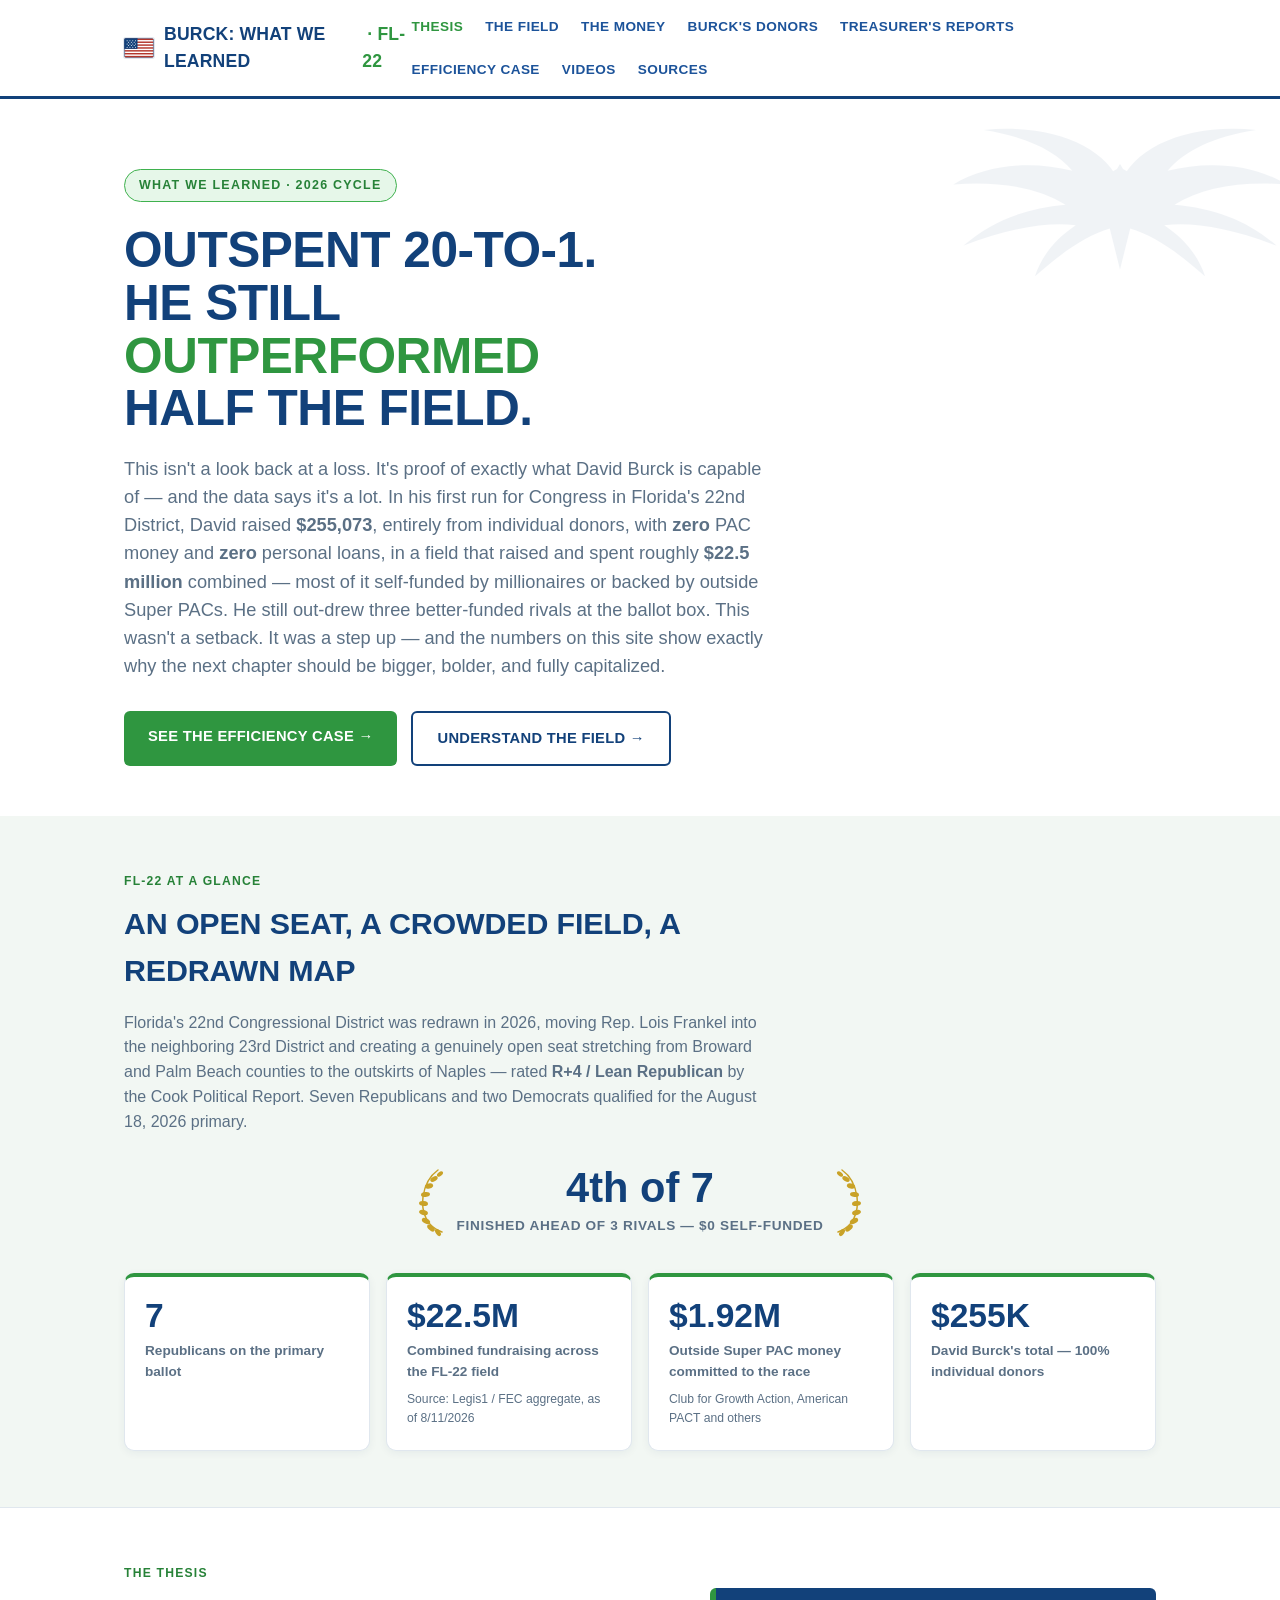
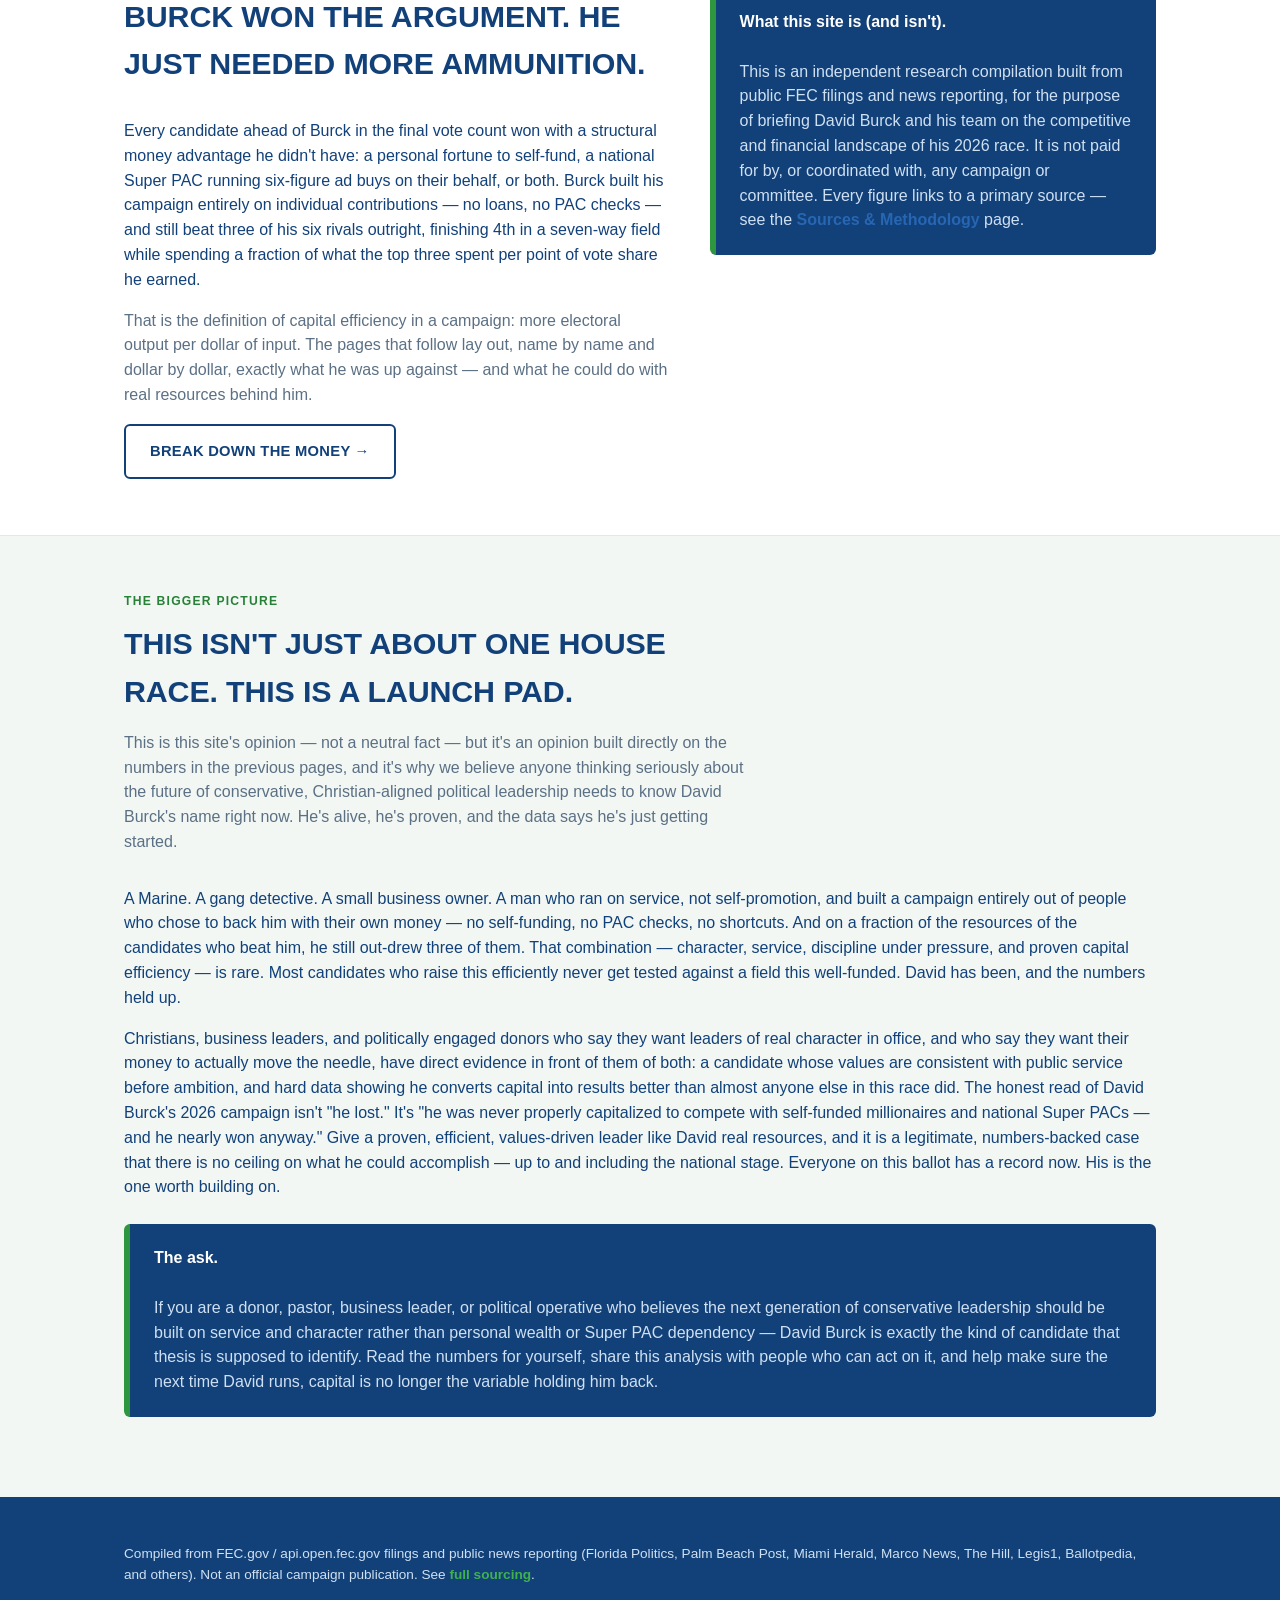
<file: index.html>
<!DOCTYPE html>
<html lang="en">
<head>
<meta charset="UTF-8">
<meta name="viewport" content="width=device-width, initial-scale=1.0">
<title>Burck: What We Learned — The Data Behind a Rising Leader</title>
<meta name="description" content="What David Burck's 2026 FL-22 campaign actually proved about him as a candidate — and why Christians and politically engaged donors looking for a leader worth backing all the way to the top of the ticket should be paying attention right now.">
<meta property="og:title" content="Burck: What We Learned — The Data Behind a Rising Leader">
<meta property="og:description" content="What FL-22 actually proved about David Burck — and why properly capitalized, he could be one of the most consequential political leaders of his generation.">
<meta property="og:image" content="https://aeventures.github.io/burck-what-we-learned/assets/og.png">
<meta property="og:image:width" content="1200">
<meta property="og:image:height" content="630">
<meta property="og:url" content="https://aeventures.github.io/burck-what-we-learned/">
<meta property="og:type" content="website">
<meta name="twitter:card" content="summary_large_image">
<link rel="stylesheet" href="css/style.css">
</head>
<body>
<header class="site">
  <div class="wrap">
    <div class="brand brand-row">
      <svg class="icon-flag-svg"><use href="assets/icons.svg#icon-flag"/></svg>
      BURCK: WHAT WE LEARNED <span>&nbsp;· FL-22</span>
    </div>
    <nav class="main">
      <a href="index.html" class="active">Thesis</a>
      <a href="opponents.html">The Field</a>
      <a href="money.html">The Money</a>
      <a href="donors.html">Burck's Donors</a>
      <a href="treasurer-reports.html">Treasurer's Reports</a>
      <a href="efficiency.html">Efficiency Case</a>
      <a href="videos.html">Videos</a>
      <a href="sources.html">Sources</a>
    </nav>
  </div>
</header>

<section class="hero">
  <svg class="eagle-watermark"><use href="assets/icons.svg#icon-eagle"/></svg>
  <div class="wrap">
    <span class="eyebrow">What We Learned · 2026 Cycle</span>
    <h1>Outspent 20-to-1. He still <span class="accent">outperformed</span> half the field.</h1>
    <p class="lede">
      This isn't a look back at a loss. It's proof of exactly what David Burck is capable of — and the data
      says it's a lot. In his first run for Congress in Florida's 22nd District, David raised
      <strong>$255,073</strong>, entirely from individual donors, with <strong>zero</strong> PAC money and
      <strong>zero</strong> personal loans, in a field that raised and spent roughly
      <strong>$22.5 million</strong> combined — most of it self-funded by millionaires or backed by outside
      Super PACs. He still out-drew three better-funded rivals at the ballot box. This wasn't a setback.
      It was a step up — and the numbers on this site show exactly why the next chapter should be bigger,
      bolder, and fully capitalized.
    </p>
    <div class="cta-row">
      <a class="btn gold" href="efficiency.html">See the efficiency case →</a>
      <a class="btn ghost" href="opponents.html">Understand the field →</a>
    </div>
  </div>
</section>

<section>
  <div class="wrap">
    <div class="section-head">
      <span class="kicker">FL-22 at a glance</span>
      <h2>An open seat, a crowded field, a redrawn map</h2>
      <p class="dim">Florida's 22nd Congressional District was redrawn in 2026, moving Rep. Lois Frankel
      into the neighboring 23rd District and creating a genuinely open seat stretching from Broward and
      Palm Beach counties to the outskirts of Naples — rated <strong>R+4 / Lean Republican</strong> by the
      Cook Political Report. Seven Republicans and two Democrats qualified for the August 18, 2026
      primary.</p>
    </div>
    <div class="laurel-wrap" style="margin-bottom:36px;">
      <svg><use href="assets/icons.svg#icon-laurel-left"/></svg>
      <div class="laurel-center">
        <div class="num">4th of 7</div>
        <div class="label">Finished ahead of 3 rivals — $0 self-funded</div>
      </div>
      <svg><use href="assets/icons.svg#icon-laurel-right"/></svg>
    </div>
    <div class="stat-grid">
      <div class="stat-card">
        <div class="num">7</div>
        <div class="label">Republicans on the primary ballot</div>
      </div>
      <div class="stat-card">
        <div class="num">$22.5M</div>
        <div class="label">Combined fundraising across the FL-22 field</div>
        <div class="sub">Source: Legis1 / FEC aggregate, as of 8/11/2026</div>
      </div>
      <div class="stat-card">
        <div class="num">$1.92M</div>
        <div class="label">Outside Super PAC money committed to the race</div>
        <div class="sub">Club for Growth Action, American PACT and others</div>
      </div>
      <div class="stat-card">
        <div class="num">$255K</div>
        <div class="label">David Burck's total — 100% individual donors</div>
      </div>
    </div>
  </div>
</section>

<section>
  <div class="wrap two-col">
    <div>
      <div class="section-head">
        <span class="kicker">The thesis</span>
        <h2>Burck won the argument. He just needed more ammunition.</h2>
      </div>
      <p>Every candidate ahead of Burck in the final vote count won with a structural money advantage he
      didn't have: a personal fortune to self-fund, a national Super PAC running six-figure ad buys on
      their behalf, or both. Burck built his campaign entirely on individual contributions — no loans, no
      PAC checks — and still beat three of his six rivals outright, finishing 4th in a seven-way field
      while spending a fraction of what the top three spent per point of vote share he earned.</p>
      <p class="dim">That is the definition of capital efficiency in a campaign: more electoral output per
      dollar of input. The pages that follow lay out, name by name and dollar by dollar, exactly what he
      was up against — and what he could do with real resources behind him.</p>
      <div class="cta-row">
        <a class="btn ghost" href="money.html">Break down the money →</a>
      </div>
    </div>
    <div class="callout">
      <strong>What this site is (and isn't).</strong><br><br>
      This is an independent research compilation built from public FEC filings and news reporting, for
      the purpose of briefing David Burck and his team on the competitive and financial landscape of his
      2026 race. It is not paid for by, or coordinated with, any campaign or committee. Every figure links
      to a primary source — see the <a href="sources.html">Sources &amp; Methodology</a> page.
    </div>
  </div>
</section>

<section>
  <div class="wrap">
    <div class="section-head">
      <span class="kicker">The bigger picture</span>
      <h2>This isn't just about one House race. This is a launch pad.</h2>
      <p class="dim">This is this site's opinion — not a neutral fact — but it's an opinion built directly
      on the numbers in the previous pages, and it's why we believe anyone thinking seriously about the
      future of conservative, Christian-aligned political leadership needs to know David Burck's name right
      now. He's alive, he's proven, and the data says he's just getting started.</p>
    </div>
    <p>A Marine. A gang detective. A small business owner. A man who ran on service, not self-promotion, and
    built a campaign entirely out of people who chose to back him with their own money — no self-funding,
    no PAC checks, no shortcuts. And on a fraction of the resources of the candidates who beat him, he still
    out-drew three of them. That combination — character, service, discipline under pressure, and proven
    capital efficiency — is rare. Most candidates who raise this efficiently never get tested against a
    field this well-funded. David has been, and the numbers held up.</p>
    <p>Christians, business leaders, and politically engaged donors who say they want leaders of real
    character in office, and who say they want their money to actually move the needle, have direct
    evidence in front of them of both: a candidate whose values are consistent with public service before
    ambition, and hard data showing he converts capital into results better than almost anyone else in this
    race did. The honest read of David Burck's 2026 campaign isn't "he lost." It's "he was never properly
    capitalized to compete with self-funded millionaires and national Super PACs — and he nearly won anyway."
    Give a proven, efficient, values-driven leader like David real resources, and it is a legitimate,
    numbers-backed case that there is no ceiling on what he could accomplish — up to and including the
    national stage. Everyone on this ballot has a record now. His is the one worth building on.</p>
    <div class="callout">
      <strong>The ask.</strong><br><br>
      If you are a donor, pastor, business leader, or political operative who believes the next generation
      of conservative leadership should be built on service and character rather than personal wealth or
      Super PAC dependency — David Burck is exactly the kind of candidate that thesis is supposed to
      identify. Read the numbers for yourself, share this analysis with people who can act on it, and help
      make sure the next time David runs, capital is no longer the variable holding him back.
    </div>
  </div>
</section>

<footer class="site">
  <div class="wrap">
    <p>Compiled from FEC.gov / api.open.fec.gov filings and public news reporting (Florida Politics, Palm
    Beach Post, Miami Herald, Marco News, The Hill, Legis1, Ballotpedia, and others). Not an official
    campaign publication. See <a href="sources.html">full sourcing</a>.</p>
  </div>
</footer>

</body>
</html>
</file>
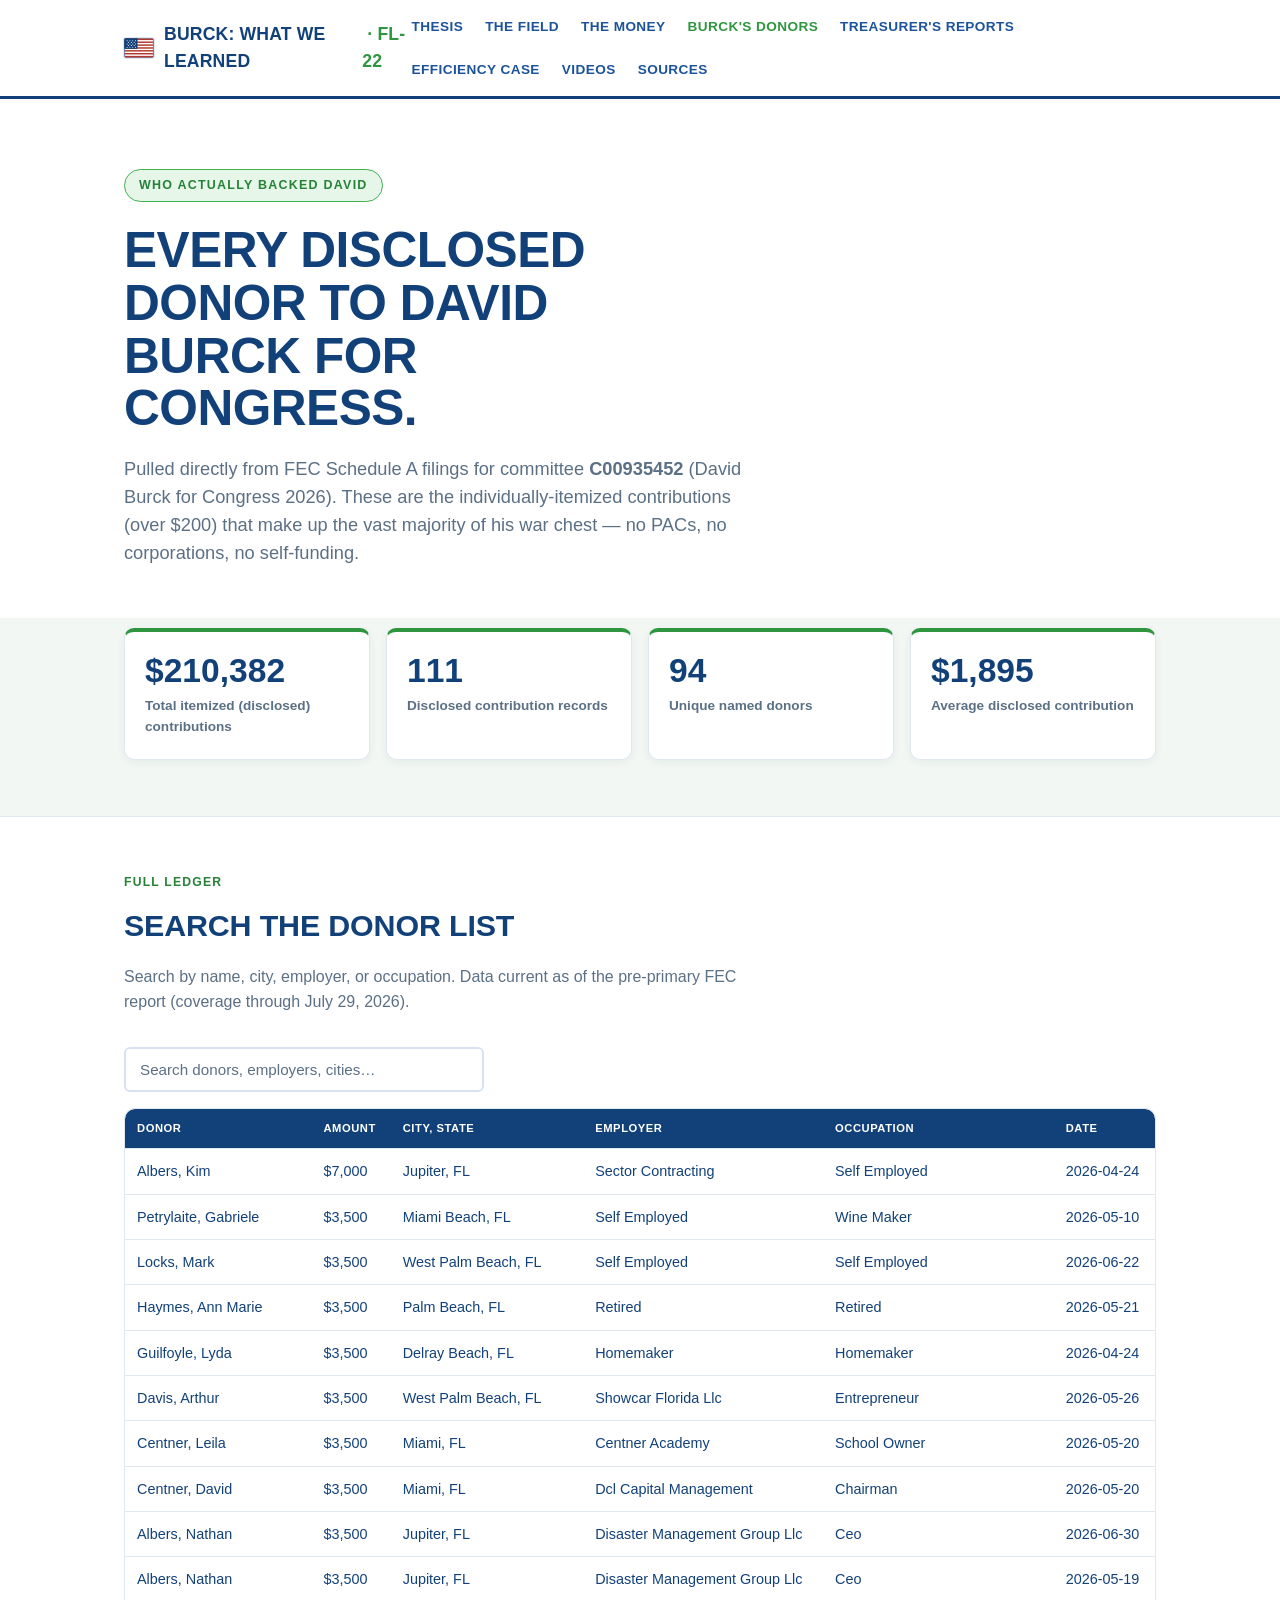
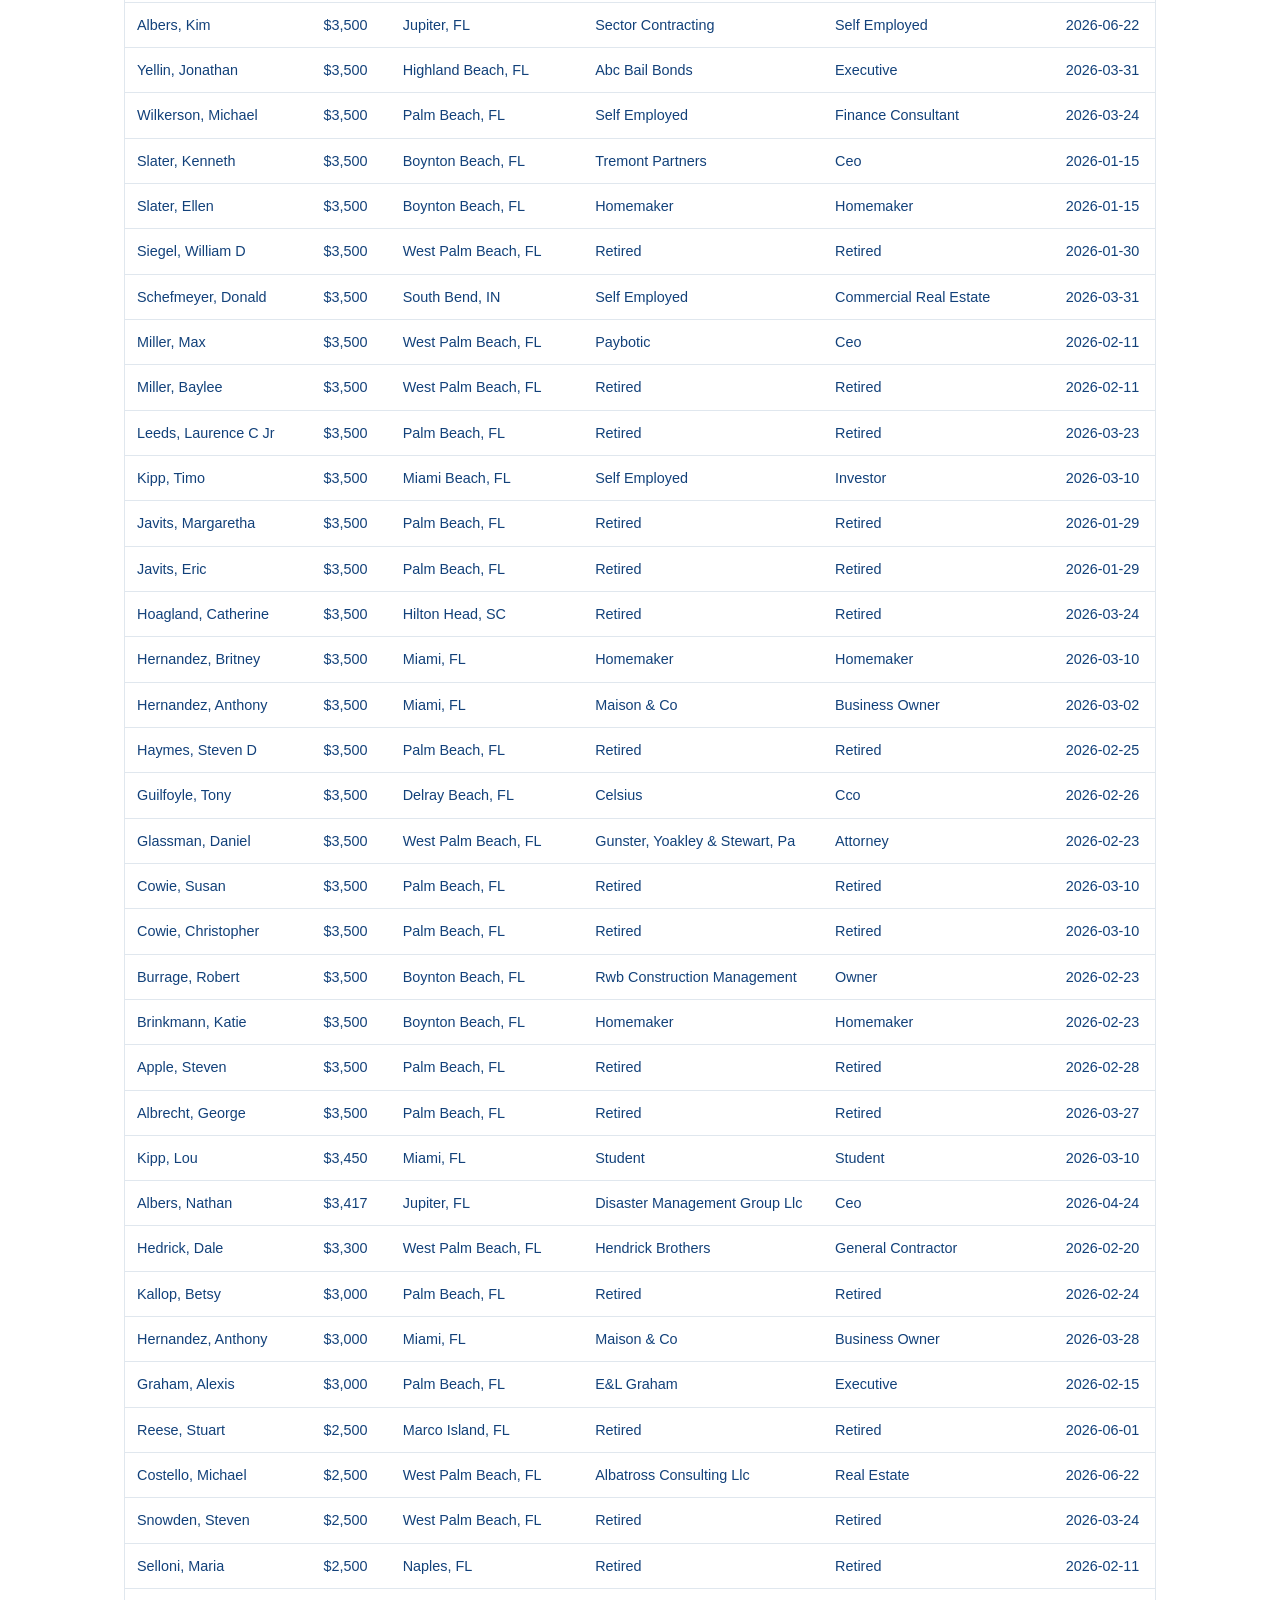
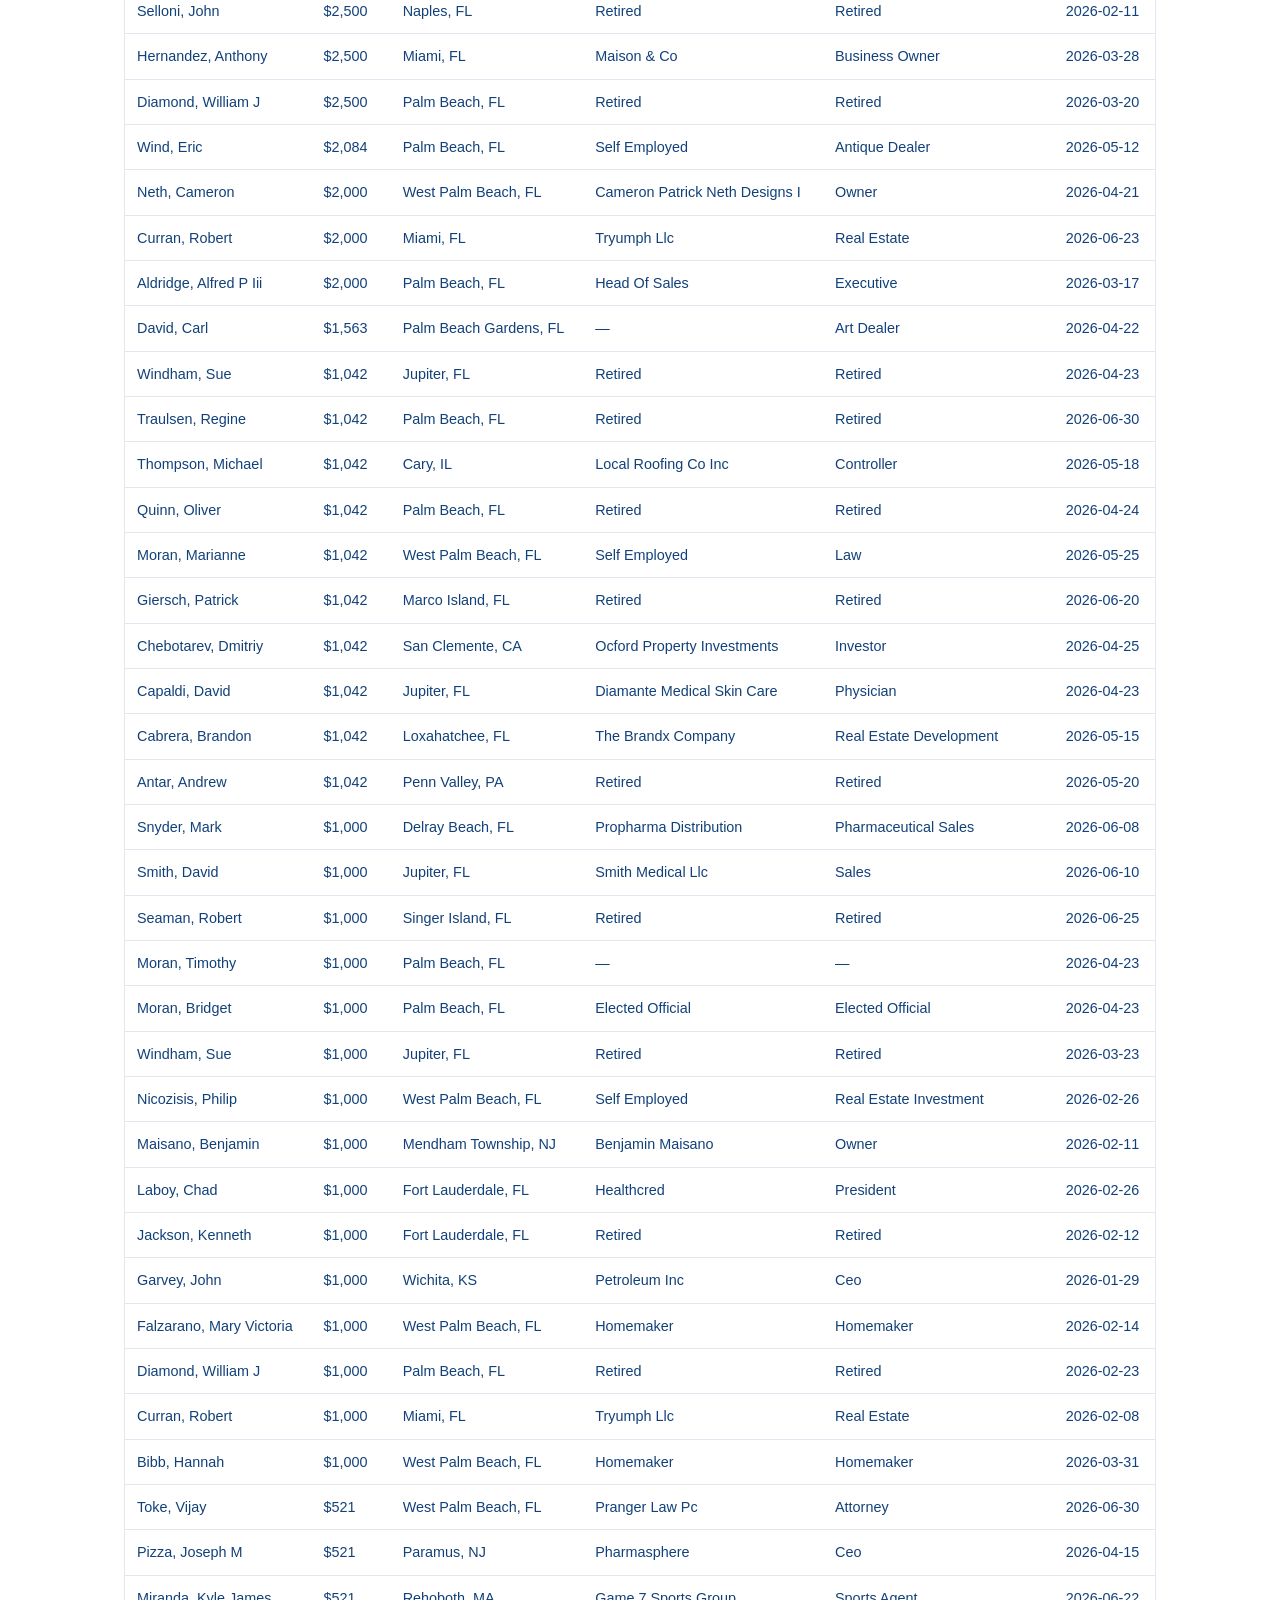
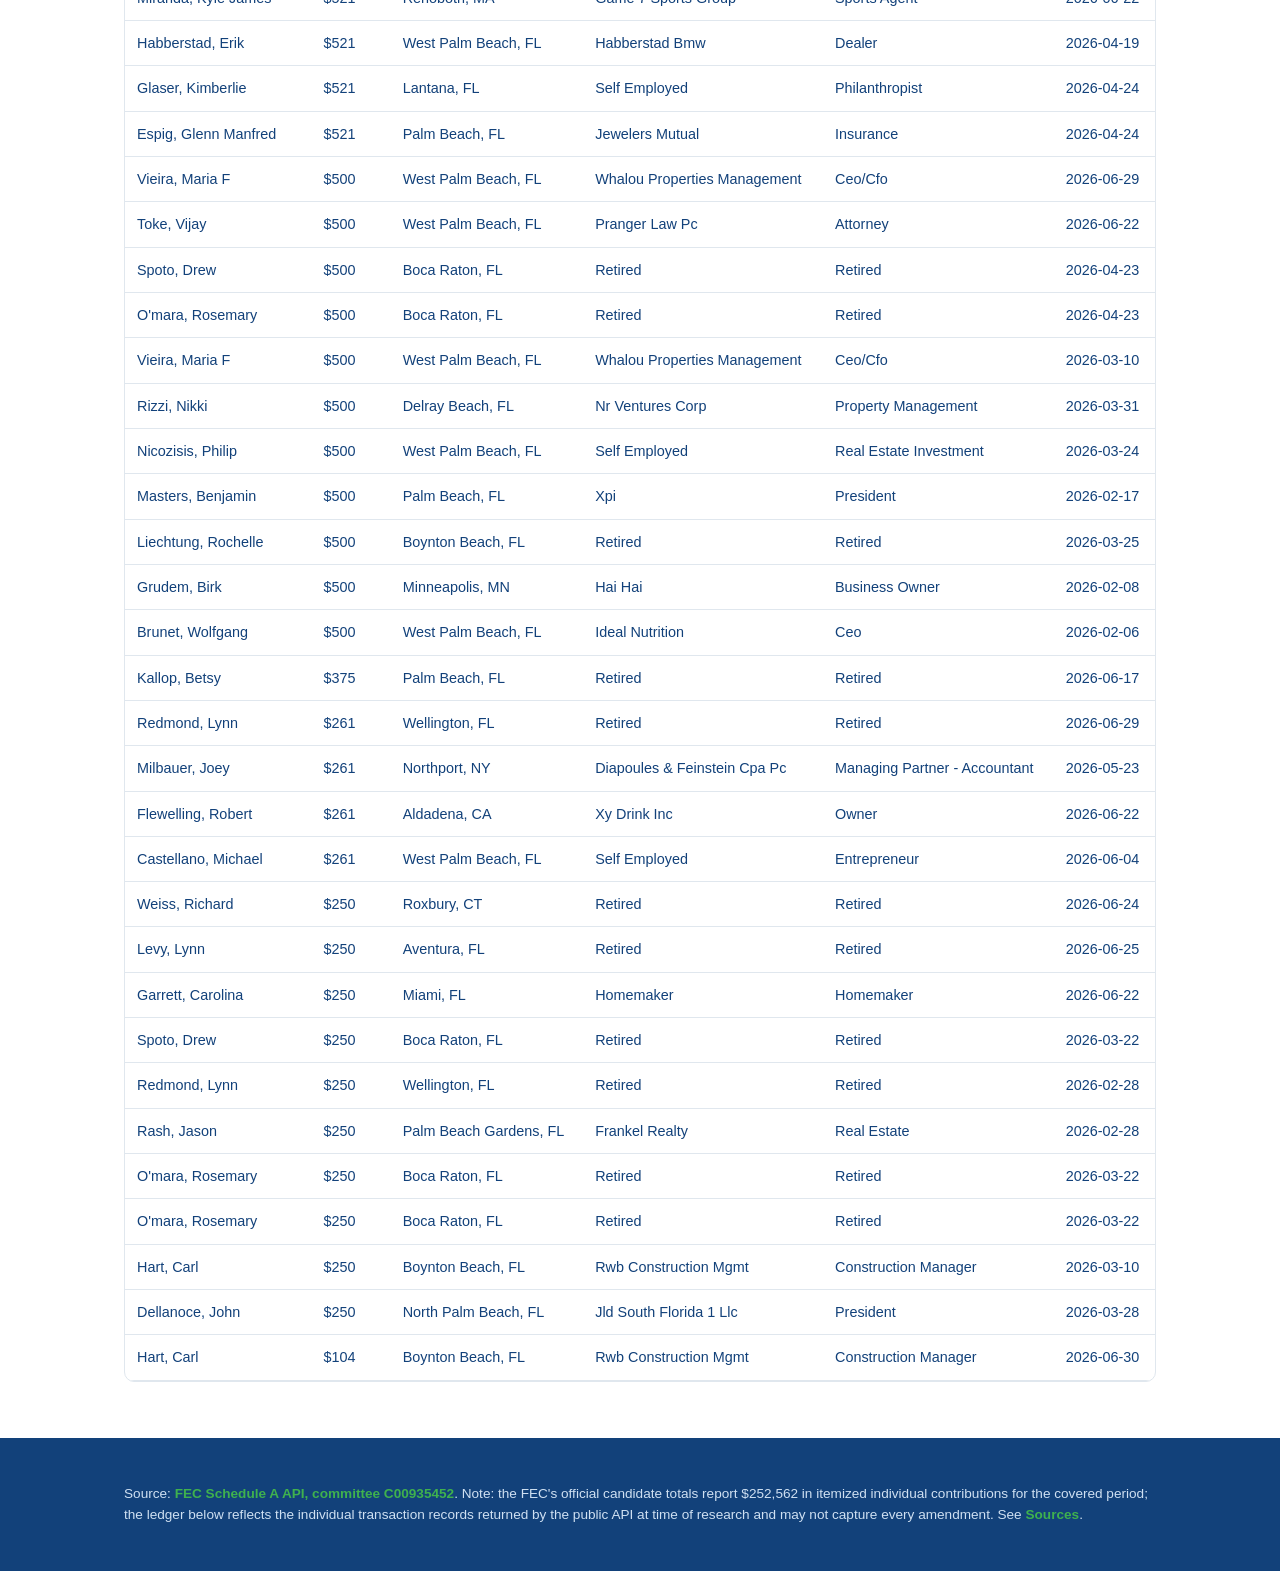
<file: donors.html>
<!DOCTYPE html>
<html lang="en">
<head>
<meta charset="UTF-8">
<meta name="viewport" content="width=device-width, initial-scale=1.0">
<title>David Burck's Donors — Every Name, Every Dollar</title>
<meta property="og:title" content="David Burck's Donors — Every Name, Every Dollar">
<meta property="og:image" content="https://aeventures.github.io/burck-what-we-learned/assets/og.png">
<link rel="stylesheet" href="css/style.css">
</head>
<body>
<header class="site">
  <div class="wrap">
    <div class="brand brand-row">
      <svg class="icon-flag-svg"><use href="assets/icons.svg#icon-flag"/></svg>
      BURCK: WHAT WE LEARNED <span>&nbsp;· FL-22</span>
    </div>
    <nav class="main">
      <a href="index.html">Thesis</a>
      <a href="opponents.html">The Field</a>
      <a href="money.html">The Money</a>
      <a href="donors.html" class="active">Burck's Donors</a>
      <a href="treasurer-reports.html">Treasurer's Reports</a>
      <a href="efficiency.html">Efficiency Case</a>
      <a href="videos.html">Videos</a>
      <a href="sources.html">Sources</a>
    </nav>
  </div>
</header>

<section class="hero" style="padding-bottom:20px;">
  <div class="wrap">
    <span class="eyebrow">Who Actually Backed David</span>
    <h1>Every disclosed donor to David Burck for Congress.</h1>
    <p class="lede">Pulled directly from FEC Schedule A filings for committee <strong>C00935452</strong>
    (David Burck for Congress 2026). These are the individually-itemized contributions (over $200) that
    make up the vast majority of his war chest — no PACs, no corporations, no self-funding.</p>
  </div>
</section>

<section style="padding-top:10px;">
  <div class="wrap">
    <div class="stat-grid">
      <div class="stat-card"><div class="num" id="stat-total">—</div><div class="label">Total itemized (disclosed) contributions</div></div>
      <div class="stat-card"><div class="num" id="stat-count">—</div><div class="label">Disclosed contribution records</div></div>
      <div class="stat-card"><div class="num" id="stat-unique">—</div><div class="label">Unique named donors</div></div>
      <div class="stat-card"><div class="num" id="stat-avg">—</div><div class="label">Average disclosed contribution</div></div>
    </div>
  </div>
</section>

<section>
  <div class="wrap">
    <div class="section-head">
      <span class="kicker">Full ledger</span>
      <h2>Search the donor list</h2>
      <p class="dim">Search by name, city, employer, or occupation. Data current as of the pre-primary FEC
      report (coverage through July 29, 2026).</p>
    </div>
    <input class="search" id="search" type="text" placeholder="Search donors, employers, cities…">
    <div class="table-wrap">
      <table class="data">
        <thead><tr><th>Donor</th><th>Amount</th><th>City, State</th><th>Employer</th><th>Occupation</th><th>Date</th></tr></thead>
        <tbody id="donor-body"></tbody>
      </table>
    </div>
  </div>
</section>

<footer class="site">
  <div class="wrap">
    <p>Source: <a href="https://api.open.fec.gov/v1/schedules/schedule_a/?committee_id=C00935452" target="_blank" rel="noopener">FEC Schedule A API, committee C00935452</a>.
    Note: the FEC's official candidate totals report $252,562 in itemized individual contributions for the
    covered period; the ledger below reflects the individual transaction records returned by the public
    API at time of research and may not capture every amendment. See <a href="sources.html">Sources</a>.</p>
  </div>
</footer>

<script src="data/race-data.js"></script>
<script>
let donors = [];

function money(n) {
  return "$" + Number(n).toLocaleString("en-US", { maximumFractionDigits: 0 });
}

function render(list) {
  document.getElementById("donor-body").innerHTML = list.map(d => `
    <tr>
      <td>${toTitle(d.name)}</td>
      <td>${money(d.amount)}</td>
      <td>${d.city || ""}${d.city && d.state ? ", " : ""}${d.state || ""}</td>
      <td>${d.employer || "—"}</td>
      <td>${d.occupation || "—"}</td>
      <td>${d.date || ""}</td>
    </tr>
  `).join("");
}

function toTitle(nameStr) {
  // FEC names come as "LAST, FIRST MIDDLE"
  return nameStr.split(" ").map(w => w.length ? w[0] + w.slice(1).toLowerCase() : w).join(" ").replace(/,\s*$/, "");
}

fetch("data/donors.json")
  .then(r => r.json())
  .then(data => {
    donors = data.sort((a,b) => b.amount - a.amount);
    const total = donors.reduce((s,d) => s + d.amount, 0);
    const unique = new Set(donors.map(d => d.name)).size;
    document.getElementById("stat-total").textContent = money(total);
    document.getElementById("stat-count").textContent = donors.length;
    document.getElementById("stat-unique").textContent = unique;
    document.getElementById("stat-avg").textContent = money(total / donors.length);
    render(donors);
  });

document.getElementById("search").addEventListener("input", (e) => {
  const q = e.target.value.toLowerCase();
  render(donors.filter(d =>
    (d.name||"").toLowerCase().includes(q) ||
    (d.city||"").toLowerCase().includes(q) ||
    (d.employer||"").toLowerCase().includes(q) ||
    (d.occupation||"").toLowerCase().includes(q)
  ));
});
</script>
</body>
</html>
</file>
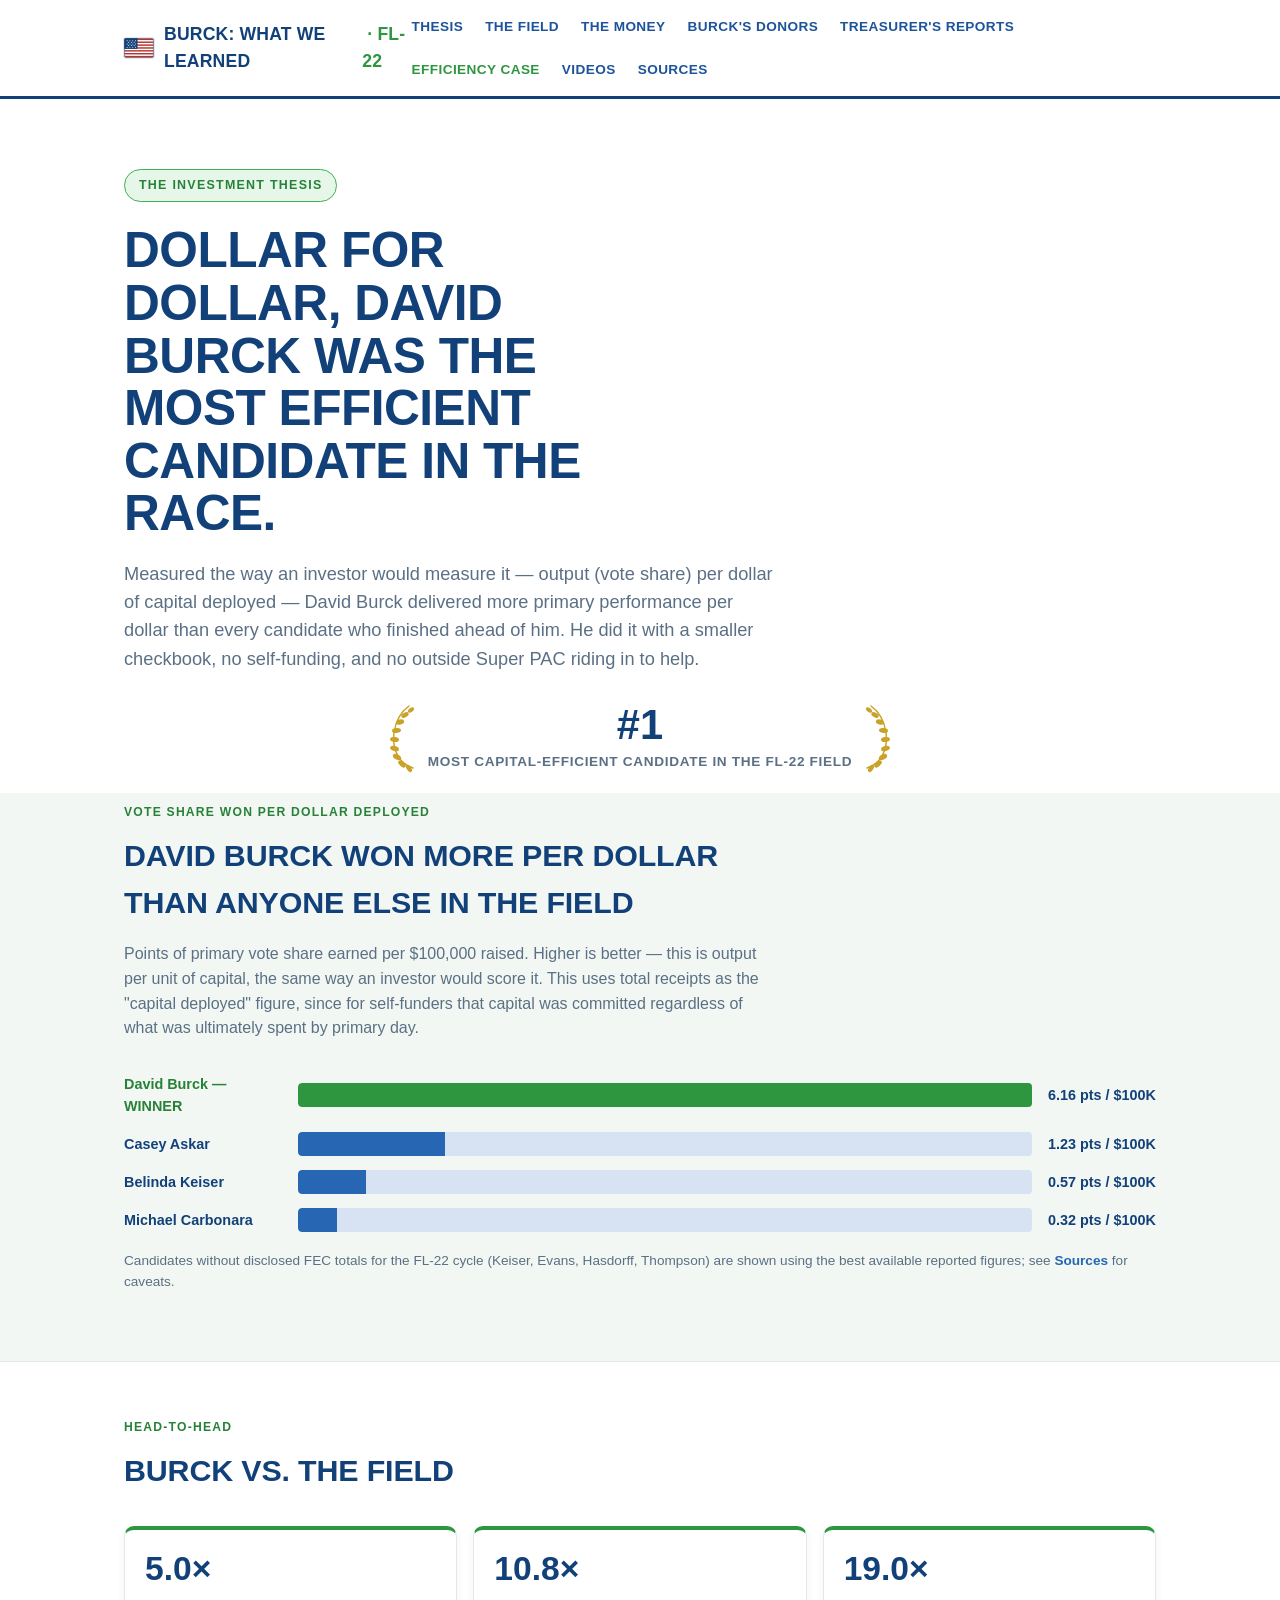
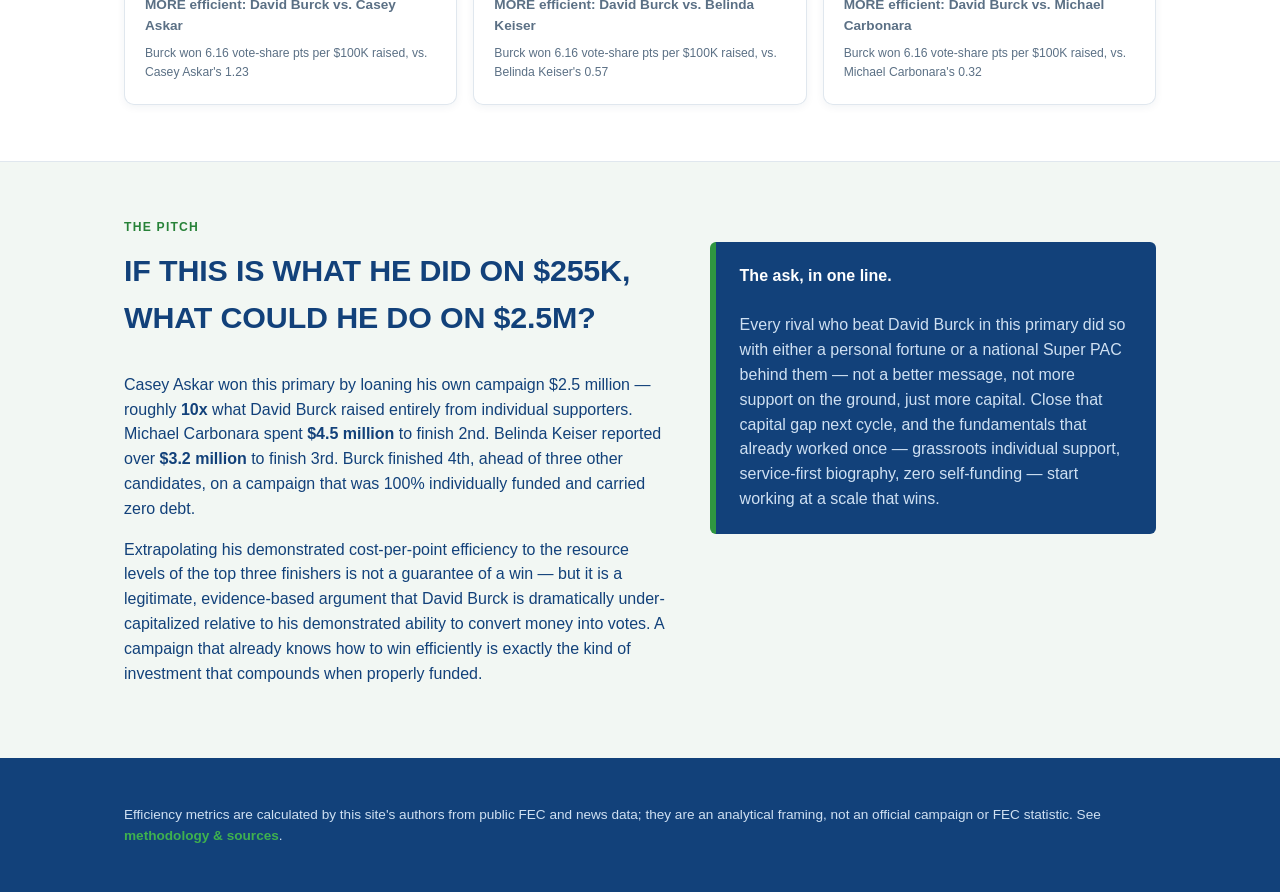
<file: efficiency.html>
<!DOCTYPE html>
<html lang="en">
<head>
<meta charset="UTF-8">
<meta name="viewport" content="width=device-width, initial-scale=1.0">
<title>The Efficiency Case for David Burck</title>
<meta property="og:title" content="The Efficiency Case for David Burck">
<meta property="og:image" content="https://aeventures.github.io/burck-what-we-learned/assets/og.png">
<link rel="stylesheet" href="css/style.css">
</head>
<body>
<header class="site">
  <div class="wrap">
    <div class="brand brand-row">
      <svg class="icon-flag-svg"><use href="assets/icons.svg#icon-flag"/></svg>
      BURCK: WHAT WE LEARNED <span>&nbsp;· FL-22</span>
    </div>
    <nav class="main">
      <a href="index.html">Thesis</a>
      <a href="opponents.html">The Field</a>
      <a href="money.html">The Money</a>
      <a href="donors.html">Burck's Donors</a>
      <a href="treasurer-reports.html">Treasurer's Reports</a>
      <a href="efficiency.html" class="active">Efficiency Case</a>
      <a href="videos.html">Videos</a>
      <a href="sources.html">Sources</a>
    </nav>
  </div>
</header>

<section class="hero" style="padding-bottom:20px;">
  <div class="wrap">
    <span class="eyebrow">The Investment Thesis</span>
    <h1>Dollar for dollar, David Burck was the most efficient candidate in the race.</h1>
    <p class="lede">Measured the way an investor would measure it — output (vote share) per dollar of
    capital deployed — David Burck delivered more primary performance per dollar than every candidate who
    finished ahead of him. He did it with a smaller checkbook, no self-funding, and no outside Super PAC
    riding in to help.</p>
    <div class="laurel-wrap" style="margin-top:30px;">
      <svg><use href="assets/icons.svg#icon-laurel-left"/></svg>
      <div class="laurel-center">
        <div class="num">#1</div>
        <div class="label">Most capital-efficient candidate in the FL-22 field</div>
      </div>
      <svg><use href="assets/icons.svg#icon-laurel-right"/></svg>
    </div>
  </div>
</section>

<section style="padding-top:10px;">
  <div class="wrap">
    <div class="section-head">
      <span class="kicker">Vote share won per dollar deployed</span>
      <h2>David Burck won more per dollar than anyone else in the field</h2>
      <p class="dim">Points of primary vote share earned per $100,000 raised. Higher is better — this is
      output per unit of capital, the same way an investor would score it. This uses total receipts as the
      "capital deployed" figure, since for self-funders that capital was committed regardless of what was
      ultimately spent by primary day.</p>
    </div>
    <div class="barchart" id="eff-chart"></div>
    <p class="dim" style="margin-top:18px; font-size:0.85rem;">Candidates without disclosed FEC totals for the FL-22 cycle (Keiser, Evans, Hasdorff, Thompson) are shown using the best available reported figures; see <a href="sources.html">Sources</a> for caveats.</p>
  </div>
</section>

<section>
  <div class="wrap">
    <div class="section-head">
      <span class="kicker">Head-to-head</span>
      <h2>Burck vs. the field</h2>
    </div>
    <div class="stat-grid" id="head-to-head"></div>
  </div>
</section>

<section>
  <div class="wrap two-col">
    <div>
      <div class="section-head">
        <span class="kicker">The pitch</span>
        <h2>If this is what he did on $255K, what could he do on $2.5M?</h2>
      </div>
      <p>Casey Askar won this primary by loaning his own campaign $2.5 million — roughly <strong>10x</strong>
      what David Burck raised entirely from individual supporters. Michael Carbonara spent <strong>$4.5
      million</strong> to finish 2nd. Belinda Keiser reported over <strong>$3.2 million</strong> to finish
      3rd. Burck finished 4th, ahead of three other candidates, on a campaign that was 100% individually
      funded and carried zero debt.</p>
      <p>Extrapolating his demonstrated cost-per-point efficiency to the resource levels of the top three
      finishers is not a guarantee of a win — but it is a legitimate, evidence-based argument that David
      Burck is dramatically under-capitalized relative to his demonstrated ability to convert money into
      votes. A campaign that already knows how to win efficiently is exactly the kind of investment that
      compounds when properly funded.</p>
    </div>
    <div class="callout">
      <strong>The ask, in one line.</strong><br><br>
      Every rival who beat David Burck in this primary did so with either a personal fortune or a national
      Super PAC behind them — not a better message, not more support on the ground, just more capital.
      Close that capital gap next cycle, and the fundamentals that already worked once — grassroots
      individual support, service-first biography, zero self-funding — start working at a scale that wins.
    </div>
  </div>
</section>

<footer class="site">
  <div class="wrap">
    <p>Efficiency metrics are calculated by this site's authors from public FEC and news data; they are an
    analytical framing, not an official campaign or FEC statistic. See <a href="sources.html">methodology &amp; sources</a>.</p>
  </div>
</footer>

<script src="data/race-data.js"></script>
<script>
function money(n) { return "$" + Number(n).toLocaleString("en-US", { maximumFractionDigits: 0 }); }

const rows = [
  { name: "David Burck", isYou: true, total: BURCK.financials.totalReceipts, votePct: BURCK.votePct },
  ...OPPONENTS.filter(o => o.financials.totalReceipts).map(o => ({
    name: o.name, isYou: false, total: o.financials.totalReceipts, votePct: o.votePct
  }))
  // Efficiency = vote-share points won per $100,000 raised. Higher = better.
].map(r => ({...r, perHundredK: (r.votePct / r.total) * 100000 })).sort((a,b) => b.perHundredK - a.perHundredK);

const maxPerHundredK = Math.max(...rows.map(r => r.perHundredK));

document.getElementById("eff-chart").innerHTML = rows.map(r => `
  <div class="bar-row">
    <div class="name ${r.isYou ? 'you' : ''}">${r.name}${r.isYou ? " — WINNER" : ""}</div>
    <div class="bar-track"><div class="bar-fill ${r.isYou ? 'you' : ''}" style="width:${(r.perHundredK/maxPerHundredK*100)}%"></div></div>
    <div class="val">${r.perHundredK.toFixed(2)} pts / $100K</div>
  </div>
`).join("");

const burckPerHundredK = rows.find(r => r.isYou).perHundredK;
const cards = rows.filter(r => !r.isYou).map(r => {
  const multiple = (burckPerHundredK / r.perHundredK).toFixed(1);
  return `<div class="stat-card">
    <div class="num">${multiple}×</div>
    <div class="label">MORE efficient: David Burck vs. ${r.name}</div>
    <div class="sub">Burck won ${burckPerHundredK.toFixed(2)} vote-share pts per $100K raised, vs. ${r.name}'s ${r.perHundredK.toFixed(2)}</div>
  </div>`;
});
document.getElementById("head-to-head").innerHTML = cards.join("");
</script>
</body>
</html>
</file>
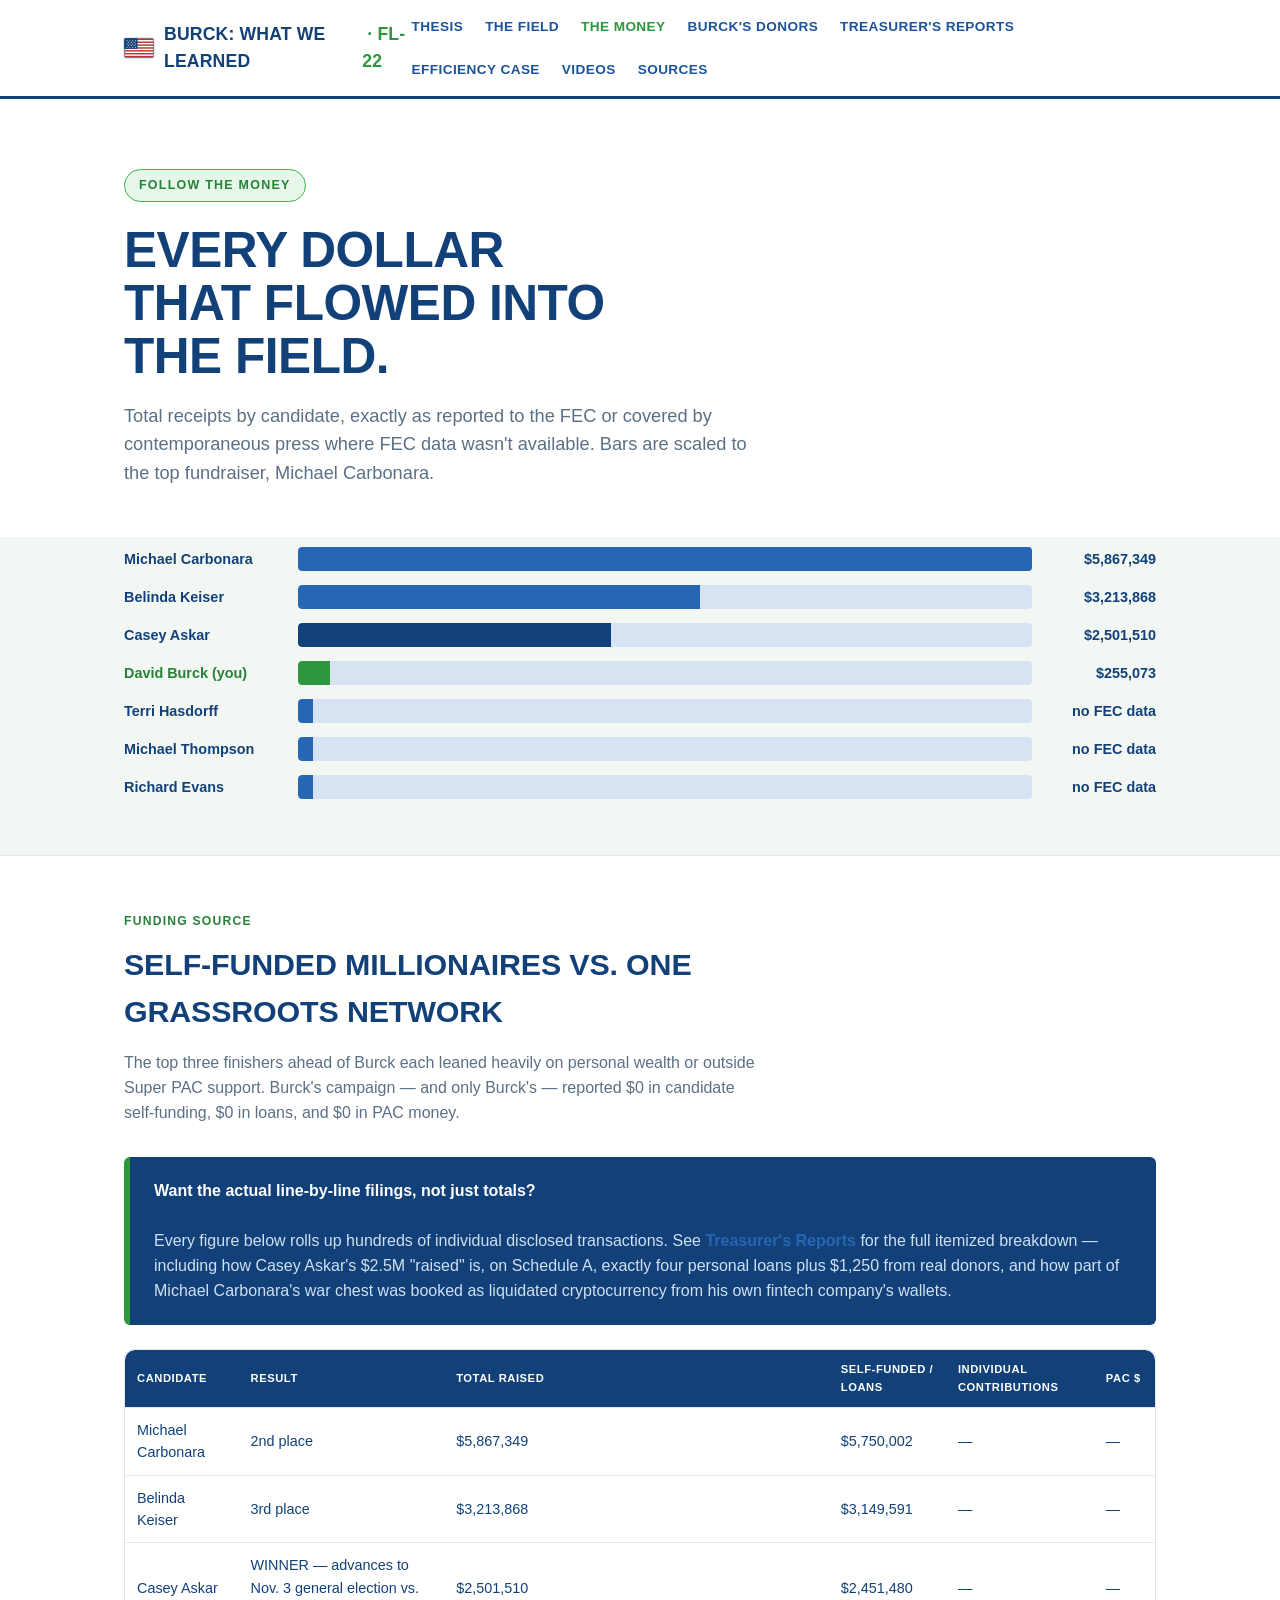
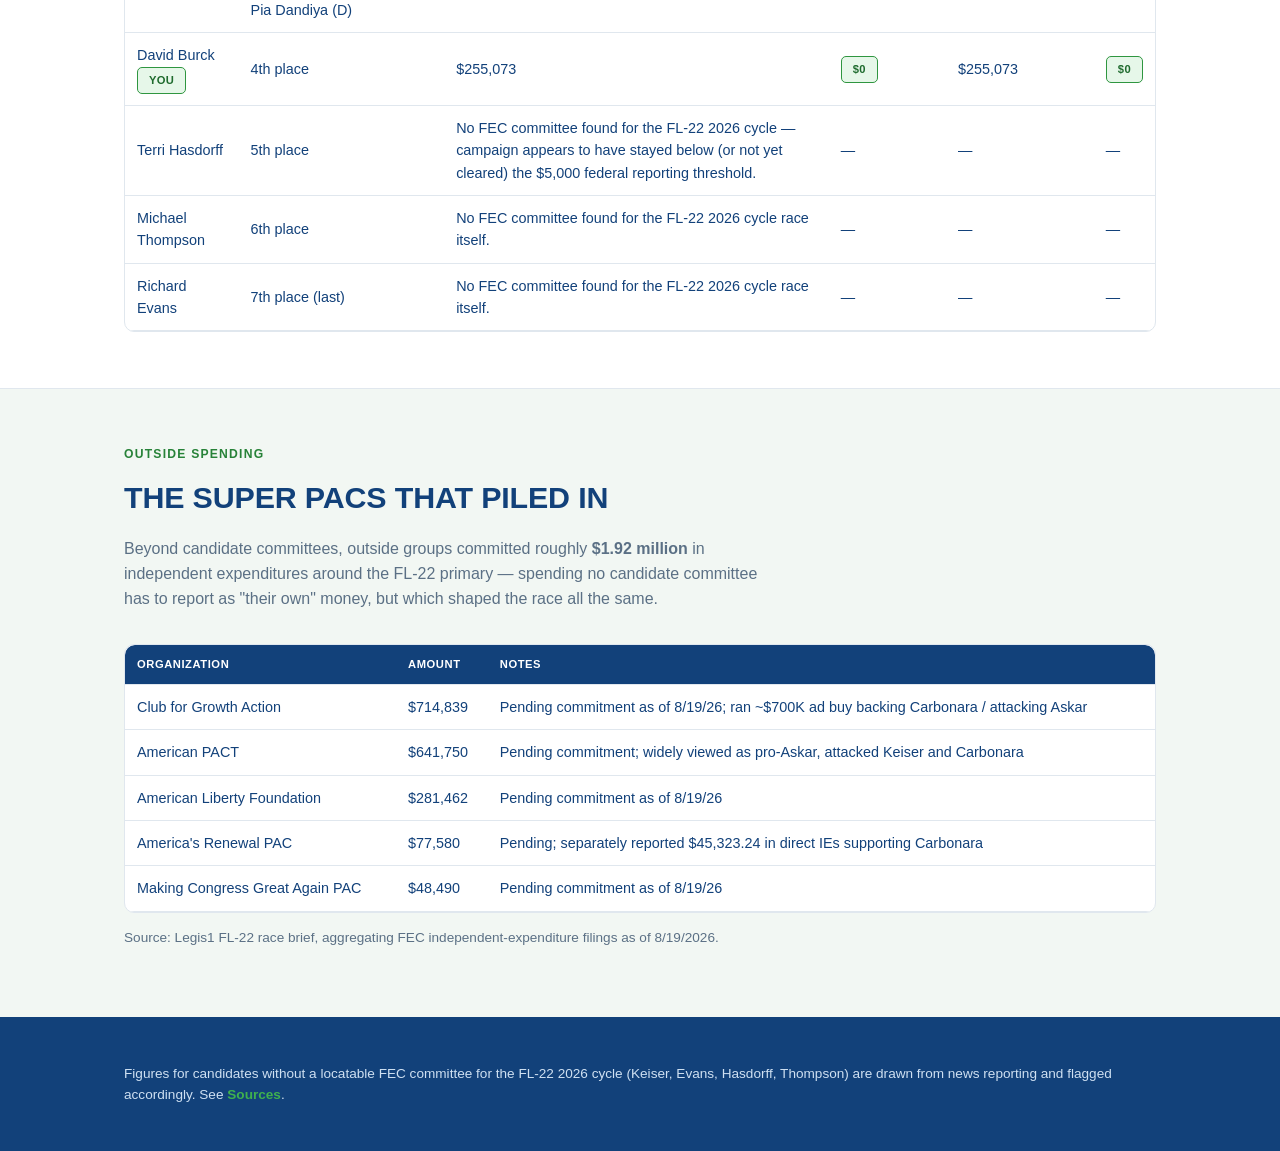
<file: money.html>
<!DOCTYPE html>
<html lang="en">
<head>
<meta charset="UTF-8">
<meta name="viewport" content="width=device-width, initial-scale=1.0">
<title>The Money — Every Dollar Behind the Field, FL-22</title>
<meta property="og:title" content="The Money — Every Dollar Behind the Field, FL-22">
<meta property="og:image" content="https://aeventures.github.io/burck-what-we-learned/assets/og.png">
<link rel="stylesheet" href="css/style.css">
</head>
<body>
<header class="site">
  <div class="wrap">
    <div class="brand brand-row">
      <svg class="icon-flag-svg"><use href="assets/icons.svg#icon-flag"/></svg>
      BURCK: WHAT WE LEARNED <span>&nbsp;· FL-22</span>
    </div>
    <nav class="main">
      <a href="index.html">Thesis</a>
      <a href="opponents.html">The Field</a>
      <a href="money.html" class="active">The Money</a>
      <a href="donors.html">Burck's Donors</a>
      <a href="treasurer-reports.html">Treasurer's Reports</a>
      <a href="efficiency.html">Efficiency Case</a>
      <a href="videos.html">Videos</a>
      <a href="sources.html">Sources</a>
    </nav>
  </div>
</header>

<section class="hero" style="padding-bottom:20px;">
  <div class="wrap">
    <span class="eyebrow">Follow The Money</span>
    <h1>Every dollar that flowed into the field.</h1>
    <p class="lede">Total receipts by candidate, exactly as reported to the FEC or covered by contemporaneous
    press where FEC data wasn't available. Bars are scaled to the top fundraiser, Michael Carbonara.</p>
  </div>
</section>

<section style="padding-top:10px;">
  <div class="wrap">
    <div class="barchart" id="money-chart"></div>
  </div>
</section>

<section>
  <div class="wrap">
    <div class="section-head">
      <span class="kicker">Funding source</span>
      <h2>Self-funded millionaires vs. one grassroots network</h2>
      <p class="dim">The top three finishers ahead of Burck each leaned heavily on personal wealth or
      outside Super PAC support. Burck's campaign — and only Burck's — reported $0 in candidate
      self-funding, $0 in loans, and $0 in PAC money.</p>
    </div>
    <div class="callout">
      <strong>Want the actual line-by-line filings, not just totals?</strong><br><br>
      Every figure below rolls up hundreds of individual disclosed transactions. See
      <a href="treasurer-reports.html">Treasurer's Reports</a> for the full itemized breakdown — including
      how Casey Askar's $2.5M "raised" is, on Schedule A, exactly four personal loans plus $1,250 from real
      donors, and how part of Michael Carbonara's war chest was booked as liquidated cryptocurrency from
      his own fintech company's wallets.
    </div>
    <div class="table-wrap">
      <table class="data" id="funding-table">
        <thead>
          <tr><th>Candidate</th><th>Result</th><th>Total Raised</th><th>Self-Funded / Loans</th><th>Individual Contributions</th><th>PAC $</th></tr>
        </thead>
        <tbody></tbody>
      </table>
    </div>
  </div>
</section>

<section>
  <div class="wrap">
    <div class="section-head">
      <span class="kicker">Outside spending</span>
      <h2>The Super PACs that piled in</h2>
      <p class="dim">Beyond candidate committees, outside groups committed roughly <strong>$1.92 million</strong>
      in independent expenditures around the FL-22 primary — spending no candidate committee has to report
      as "their own" money, but which shaped the race all the same.</p>
    </div>
    <div class="table-wrap">
      <table class="data">
        <thead><tr><th>Organization</th><th>Amount</th><th>Notes</th></tr></thead>
        <tbody id="outside-body"></tbody>
      </table>
    </div>
    <p class="dim" style="margin-top:14px; font-size:0.85rem;">Source: Legis1 FL-22 race brief, aggregating FEC independent-expenditure filings as of 8/19/2026.</p>
  </div>
</section>

<footer class="site">
  <div class="wrap">
    <p>Figures for candidates without a locatable FEC committee for the FL-22 2026 cycle (Keiser, Evans, Hasdorff, Thompson) are drawn from news reporting and flagged accordingly. See <a href="sources.html">Sources</a>.</p>
  </div>
</footer>

<script src="data/race-data.js"></script>
<script>
function money(n) {
  if (n === null || n === undefined) return "N/A";
  return "$" + Number(n).toLocaleString("en-US", { maximumFractionDigits: 0 });
}

const all = [
  { name: "David Burck", isYou: true, votePct: BURCK.votePct, result: "4th place",
    total: BURCK.financials.totalReceipts, selfFund: 0, indiv: BURCK.financials.individualContributions, pac: BURCK.financials.pacContributions },
  ...OPPONENTS.map(o => ({
    name: o.name, isYou: false, votePct: o.votePct, result: o.result,
    total: o.financials.totalReceipts,
    selfFund: o.financials.selfFunded ? (o.financials.totalReceipts - (o.financials.individualContributions || (o.financials.totalReceipts*0.02))) : 0,
    indiv: o.financials.individualContributions !== undefined ? o.financials.individualContributions : null,
    pac: 0,
    note: o.financials.note
  }))
].sort((a,b) => (b.total||0) - (a.total||0));

const maxTotal = Math.max(...all.map(a => a.total || 0));

document.getElementById("money-chart").innerHTML = all.map(a => `
  <div class="bar-row">
    <div class="name ${a.isYou ? 'you' : ''}">${a.name}${a.isYou ? " (you)" : ""}</div>
    <div class="bar-track"><div class="bar-fill ${a.isYou ? 'you' : (a.name==='Casey Askar' ? 'win':'')}" style="width:${a.total ? (a.total/maxTotal*100) : 2}%"></div></div>
    <div class="val">${a.total ? money(a.total) : "no FEC data"}</div>
  </div>
`).join("");

document.querySelector("#funding-table tbody").innerHTML = all.map(a => `
  <tr>
    <td>${a.name}${a.isYou ? ' <span class="pill zero">You</span>' : ''}</td>
    <td>${a.result}</td>
    <td>${a.total ? money(a.total) : (a.note || "N/A")}</td>
    <td>${a.isYou ? '<span class="pill zero">$0</span>' : (a.selfFund > 1000 ? money(a.selfFund) : (a.total ? "Minimal" : "—"))}</td>
    <td>${a.indiv !== null && a.indiv !== undefined ? money(a.indiv) : "—"}</td>
    <td>${a.pac ? money(a.pac) : (a.isYou ? '<span class="pill zero">$0</span>' : "—")}</td>
  </tr>
`).join("");

document.getElementById("outside-body").innerHTML = OUTSIDE_SPENDING.map(o => `
  <tr><td>${o.org}</td><td>${money(o.amount)}</td><td>${o.note}</td></tr>
`).join("");
</script>
</body>
</html>
</file>
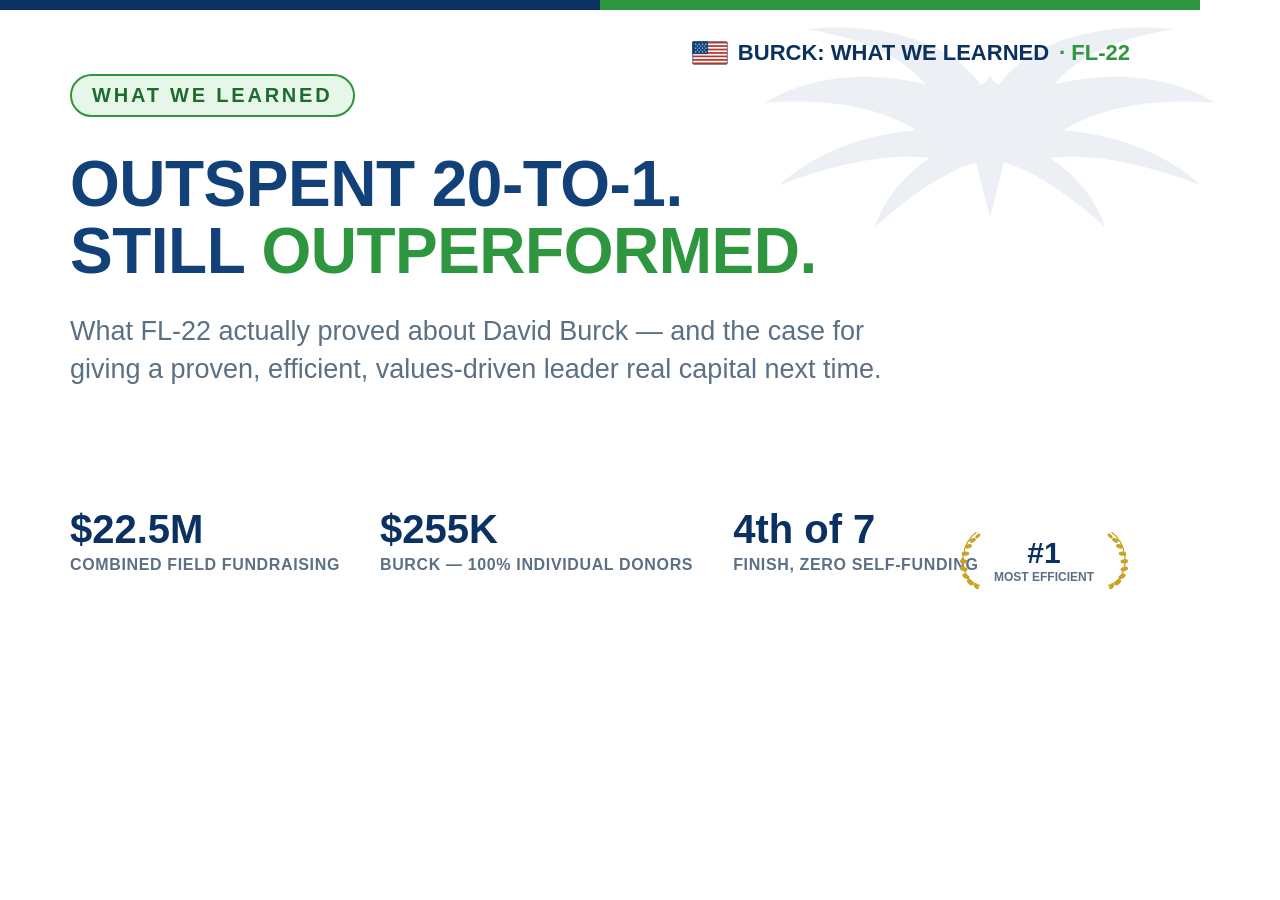
<file: og-card.html>
<!DOCTYPE html>
<html lang="en">
<head>
<meta charset="UTF-8">
<style>
  * { box-sizing: border-box; margin:0; padding:0; }
  body {
    width: 1200px; height: 630px;
    font-family: "Helvetica Neue", Arial, sans-serif;
    background: #ffffff;
    position: relative;
    overflow: hidden;
  }
  .top-bar { height: 10px; background: linear-gradient(90deg, #0a3161 0%, #0a3161 50%, #2f9640 50%, #2f9640 100%); }
  .content { padding: 64px 70px; }
  .eyebrow {
    display: inline-block;
    color: #1f6b2e;
    font-weight: 800;
    letter-spacing: 0.14em;
    text-transform: uppercase;
    font-size: 20px;
    background: #e6f7e9;
    border: 2px solid #2f9640;
    padding: 8px 20px;
    border-radius: 999px;
    margin-bottom: 34px;
  }
  h1 {
    font-family: "Arial Black", "Helvetica Neue", Arial, sans-serif;
    font-weight: 900;
    text-transform: uppercase;
    font-size: 64px;
    line-height: 1.05;
    color: #12417a;
    max-width: 950px;
    letter-spacing: -0.5px;
  }
  h1 .accent { color: #2f9640; }
  .lede {
    margin-top: 28px;
    font-size: 27px;
    color: #5b7085;
    max-width: 920px;
    line-height: 1.4;
  }
  .stats {
    position: absolute;
    bottom: 56px;
    left: 70px;
    right: 70px;
    display: flex;
    gap: 40px;
  }
  .stat { }
  .stat .num { font-family: "Arial Black", Arial, sans-serif; font-weight: 900; font-size: 40px; color: #0a3161; }
  .stat .label { font-size: 16px; color: #5b7085; font-weight: 700; text-transform: uppercase; letter-spacing: 0.04em; margin-top: 4px; }
  .brand-tag {
    position: absolute;
    top: 40px;
    right: 70px;
    font-family: "Arial Black", Arial, sans-serif;
    font-weight: 900;
    font-size: 22px;
    color: #0a3161;
    text-transform: uppercase;
  }
  .brand-tag span { color: #2f9640; }
  .brand-tag { display: flex; align-items: center; gap: 10px; }
  .brand-tag img { width: 36px; height: 24px; border-radius: 2px; box-shadow: 0 0 0 1px #d7e6f0; }
  .eagle-bg {
    position: absolute;
    top: -40px;
    right: -20px;
    width: 460px;
    height: 276px;
    color: #0a3161;
    opacity: 0.07;
  }
  .laurel { position: absolute; bottom: 40px; right: 70px; display: flex; align-items: center; gap: 10px; }
  .laurel svg { width: 26px; height: 60px; color: #c9a227; }
  .laurel .laurel-num { font-family: "Arial Black", Arial, sans-serif; font-weight: 900; font-size: 30px; color: #0a3161; text-align: center; }
  .laurel .laurel-label { font-size: 12px; font-weight: 800; text-transform: uppercase; color: #5b7085; text-align: center; max-width: 110px; }
</style>
</head>
<body>
  <svg class="eagle-bg" viewBox="0 0 200 120"><use href="assets/icons.svg#icon-eagle"/></svg>
  <div class="top-bar"></div>
  <div class="brand-tag">
    <svg width="36" height="24"><use href="assets/icons.svg#icon-flag"/></svg>
    BURCK: WHAT WE LEARNED <span>· FL-22</span>
  </div>
  <div class="content">
    <span class="eyebrow">What We Learned</span>
    <h1>Outspent 20-to-1.<br>Still <span class="accent">Outperformed.</span></h1>
    <p class="lede">What FL-22 actually proved about David Burck — and the case for<br>giving a proven, efficient, values-driven leader real capital next time.</p>
  </div>
  <div class="stats">
    <div class="stat"><div class="num">$22.5M</div><div class="label">Combined field fundraising</div></div>
    <div class="stat"><div class="num">$255K</div><div class="label">Burck — 100% individual donors</div></div>
    <div class="stat"><div class="num">4th of 7</div><div class="label">Finish, zero self-funding</div></div>
  </div>
  <div class="laurel">
    <svg><use href="assets/icons.svg#icon-laurel-left"/></svg>
    <div><div class="laurel-num">#1</div><div class="laurel-label">Most Efficient</div></div>
    <svg><use href="assets/icons.svg#icon-laurel-right"/></svg>
  </div>
</body>
</html>
</file>
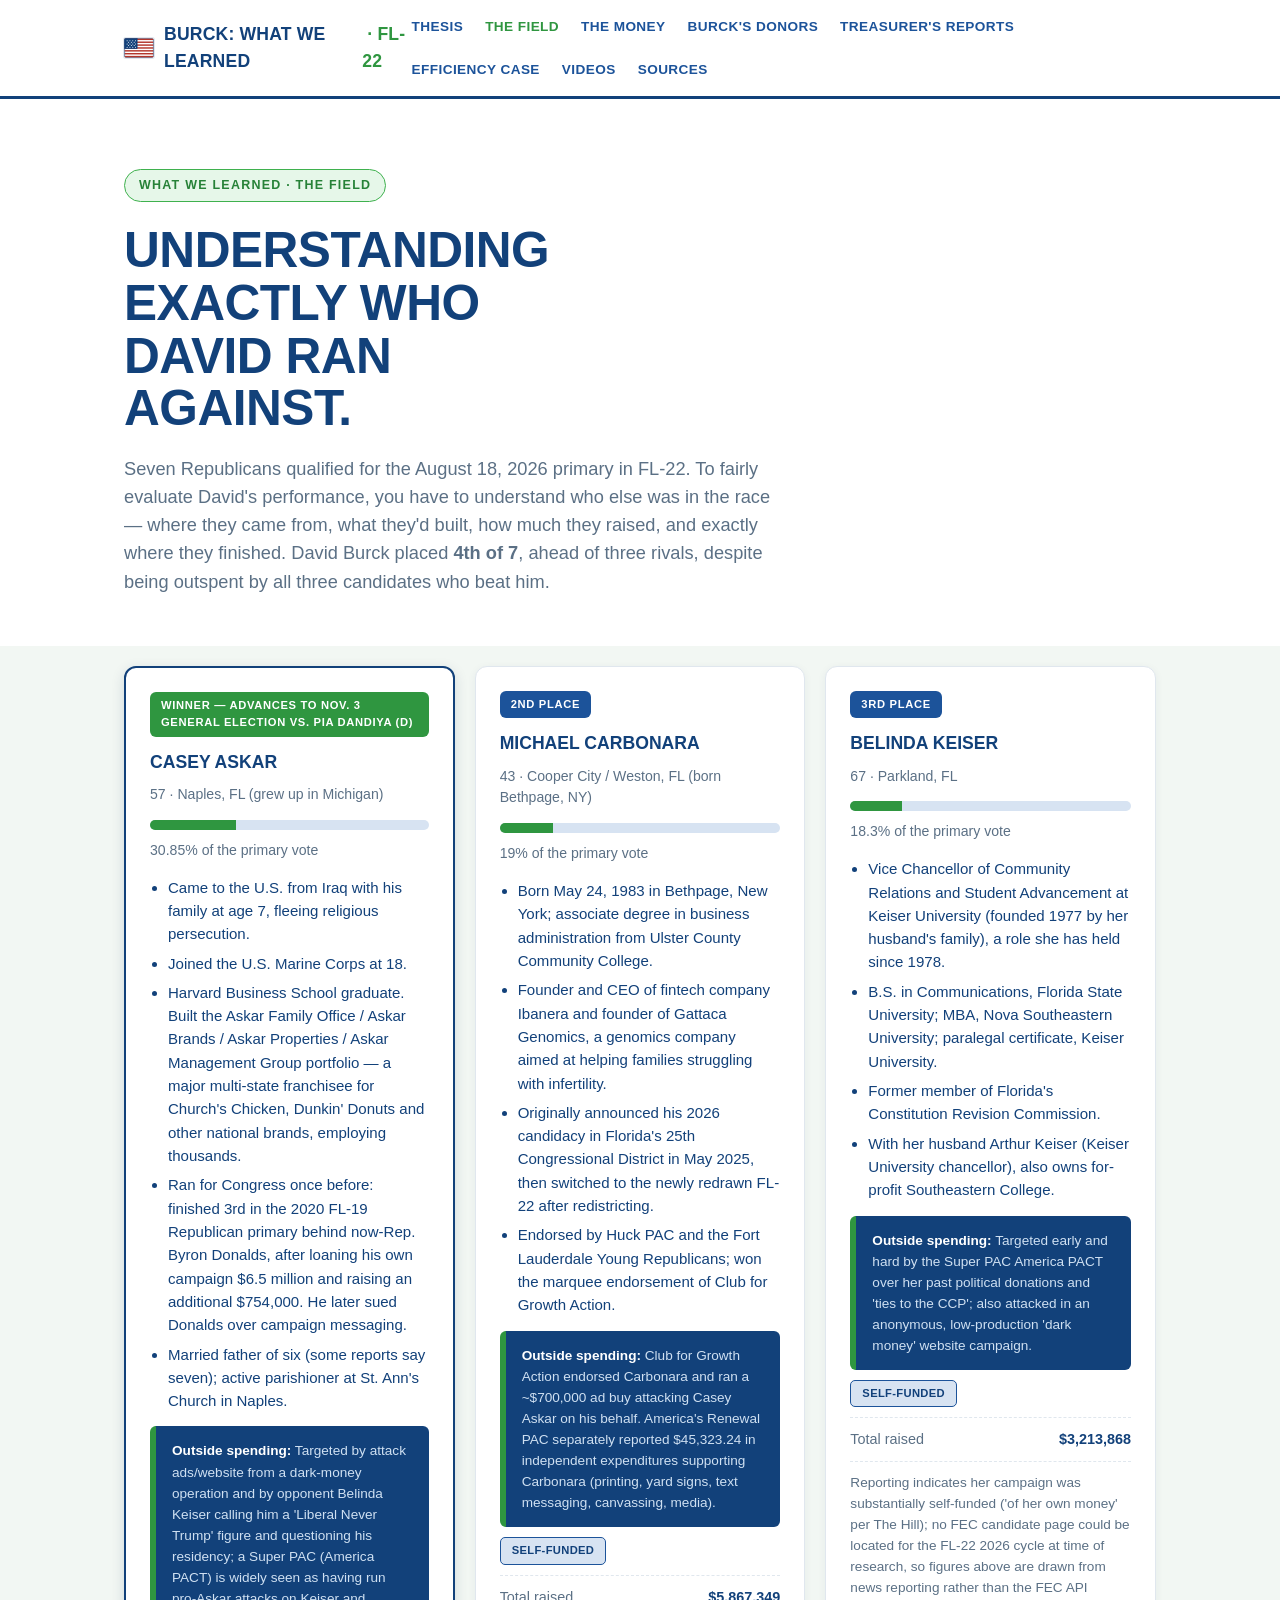
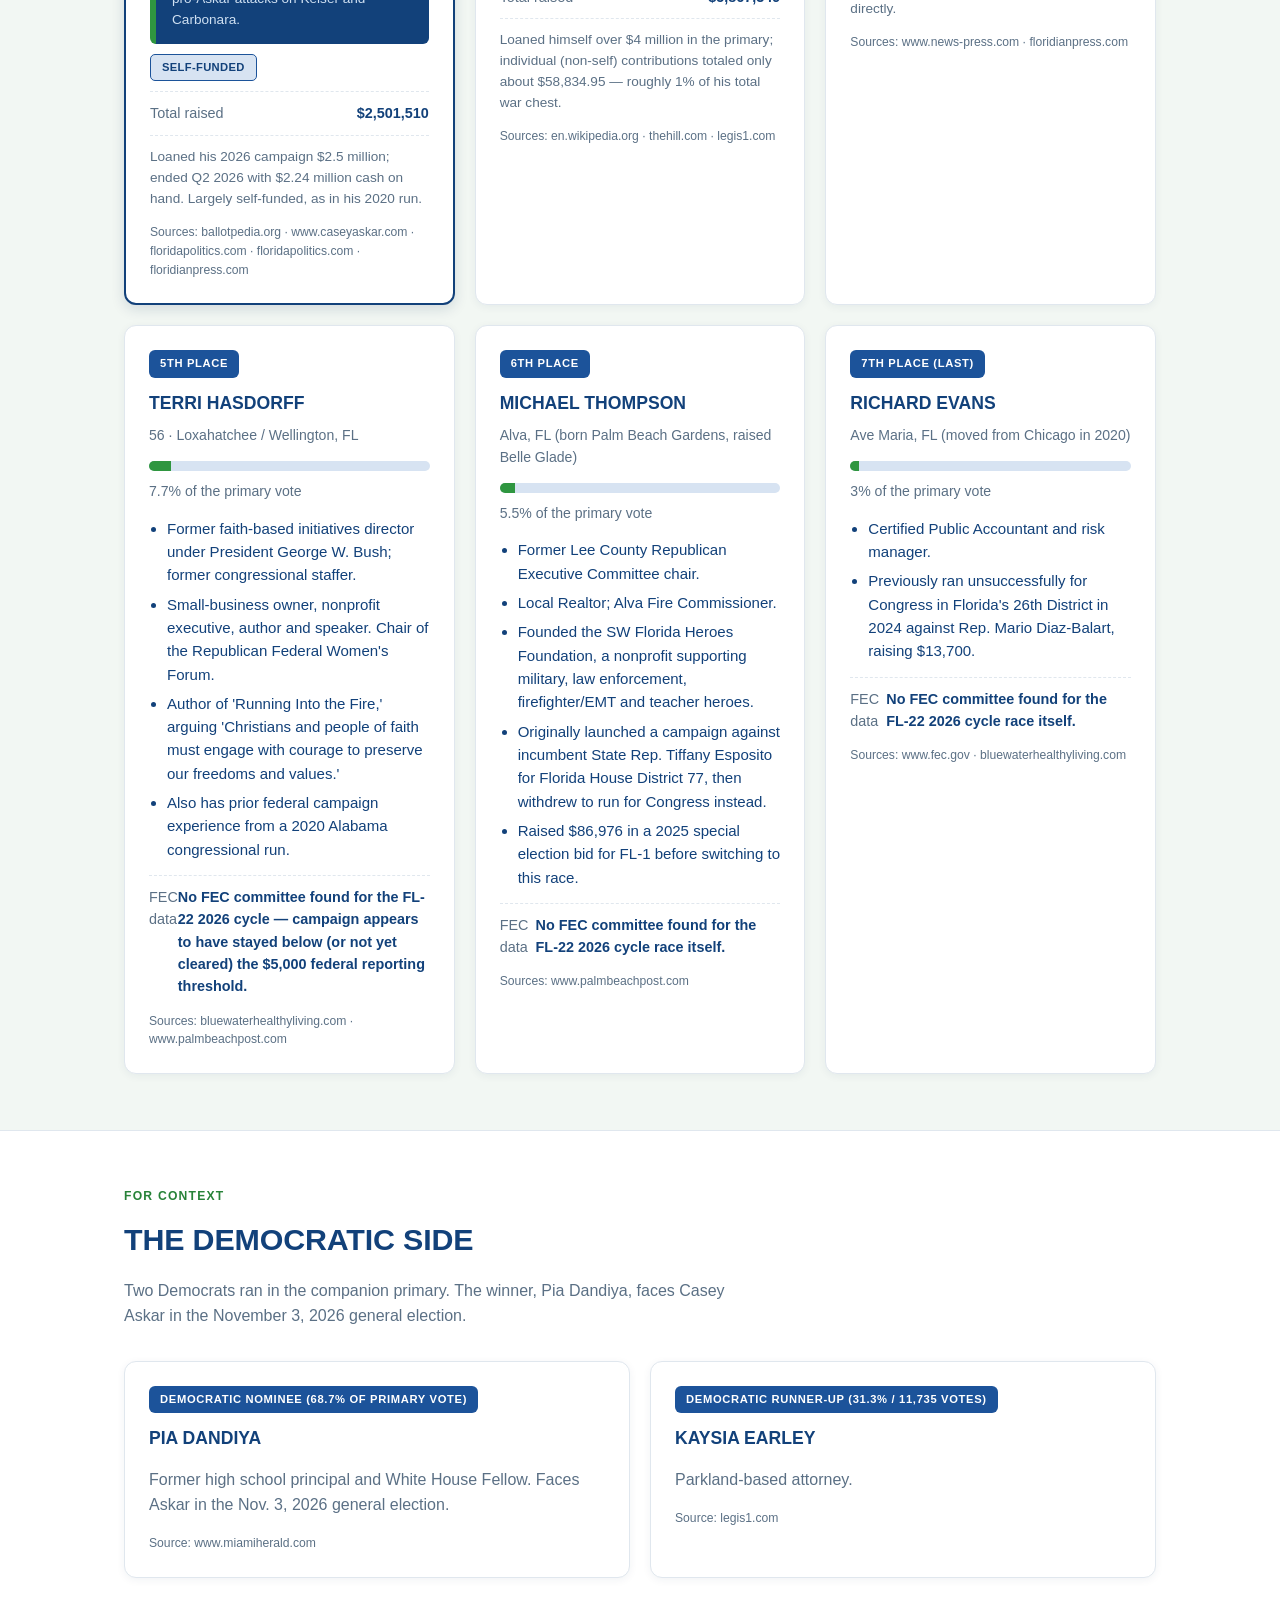
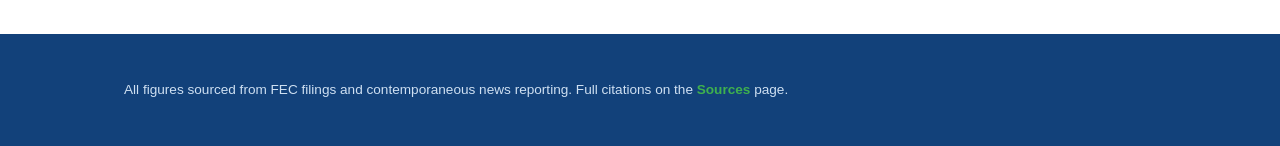
<file: opponents.html>
<!DOCTYPE html>
<html lang="en">
<head>
<meta charset="UTF-8">
<meta name="viewport" content="width=device-width, initial-scale=1.0">
<title>The Field — What David Burck Was Up Against in FL-22</title>
<meta property="og:title" content="The Field — What David Burck Was Up Against in FL-22">
<meta property="og:image" content="https://aeventures.github.io/burck-what-we-learned/assets/og.png">
<link rel="stylesheet" href="css/style.css">
</head>
<body>
<header class="site">
  <div class="wrap">
    <div class="brand brand-row">
      <svg class="icon-flag-svg"><use href="assets/icons.svg#icon-flag"/></svg>
      BURCK: WHAT WE LEARNED <span>&nbsp;· FL-22</span>
    </div>
    <nav class="main">
      <a href="index.html">Thesis</a>
      <a href="opponents.html" class="active">The Field</a>
      <a href="money.html">The Money</a>
      <a href="donors.html">Burck's Donors</a>
      <a href="treasurer-reports.html">Treasurer's Reports</a>
      <a href="efficiency.html">Efficiency Case</a>
      <a href="videos.html">Videos</a>
      <a href="sources.html">Sources</a>
    </nav>
  </div>
</header>

<section class="hero" style="padding-bottom:20px;">
  <div class="wrap">
    <span class="eyebrow">What We Learned · The Field</span>
    <h1>Understanding exactly who David ran against.</h1>
    <p class="lede">Seven Republicans qualified for the August 18, 2026 primary in FL-22. To fairly evaluate
    David's performance, you have to understand who else was in the race — where they came from, what
    they'd built, how much they raised, and exactly where they finished. David Burck placed
    <strong>4th of 7</strong>, ahead of three rivals, despite being outspent by all three candidates who
    beat him.</p>
  </div>
</section>

<section style="padding-top:20px;">
  <div class="wrap">
    <div class="card-grid" id="opp-grid"></div>
  </div>
</section>

<section>
  <div class="wrap">
    <div class="section-head">
      <span class="kicker">For context</span>
      <h2>The Democratic side</h2>
      <p class="dim">Two Democrats ran in the companion primary. The winner, Pia Dandiya, faces Casey Askar
      in the November 3, 2026 general election.</p>
    </div>
    <div class="card-grid" id="dem-grid"></div>
  </div>
</section>

<footer class="site">
  <div class="wrap">
    <p>All figures sourced from FEC filings and contemporaneous news reporting. Full citations on the
    <a href="sources.html">Sources</a> page.</p>
  </div>
</footer>

<script src="data/race-data.js"></script>
<script>
function money(n) {
  if (n === null || n === undefined) return "N/A";
  return "$" + Number(n).toLocaleString("en-US", { maximumFractionDigits: 0 });
}

function renderOpponent(o, idx) {
  const isWinner = idx === 0;
  const fin = o.financials || {};
  const selfPill = fin.selfFunded ? '<span class="pill self">Self-funded</span>' : (fin.totalReceipts !== null && fin.totalReceipts !== undefined ? '<span class="pill zero">Individually funded</span>' : '');
  const bioList = (o.bio || []).map(b => `<li>${b}</li>`).join("");
  const moneyLine = fin.totalReceipts
    ? `<div class="money-line"><span>Total raised</span><b>${money(fin.totalReceipts)}</b></div>
       ${fin.selfFundingNote ? `<div class="money-line"><span colspan=2 style="color:var(--muted);font-size:0.85rem;">${fin.selfFundingNote}</span></div>` : ""}`
    : `<div class="money-line"><span>FEC data</span><b>${fin.note || "Not found for FL-22 cycle"}</b></div>`;
  const sources = (o.sources || []).map(s => `<a href="${s}" target="_blank" rel="noopener">${new URL(s).hostname}</a>`).join(" · ");

  return `
  <div class="opp-card ${isWinner ? 'winner' : ''}">
    <span class="rank ${isWinner ? '' : 'muted'}">${o.result}</span>
    <h3>${o.name}</h3>
    <div class="meta">${o.age ? o.age + " · " : ""}${o.hometown}</div>
    <div class="vote-bar-track"><div class="vote-bar-fill" style="width:${o.votePct}%"></div></div>
    <div class="meta">${o.votePct}% of the primary vote</div>
    <ul>${bioList}</ul>
    ${o.outsideMoney ? `<div class="callout" style="margin:10px 0;padding:14px 16px;font-size:0.85rem;"><strong>Outside spending:</strong> ${o.outsideMoney}</div>` : ""}
    ${selfPill}
    ${moneyLine}
    <div class="sources">Sources: ${sources}</div>
  </div>`;
}

document.getElementById("opp-grid").innerHTML = OPPONENTS.map(renderOpponent).join("");
document.getElementById("dem-grid").innerHTML = DEMOCRATS_FOR_CONTEXT.map(d => `
  <div class="opp-card">
    <span class="rank muted">${d.result}</span>
    <h3>${d.name}</h3>
    <p class="dim">${d.bio}</p>
    <div class="sources">Source: <a href="${d.source}" target="_blank" rel="noopener">${new URL(d.source).hostname}</a></div>
  </div>
`).join("");
</script>
</body>
</html>
</file>
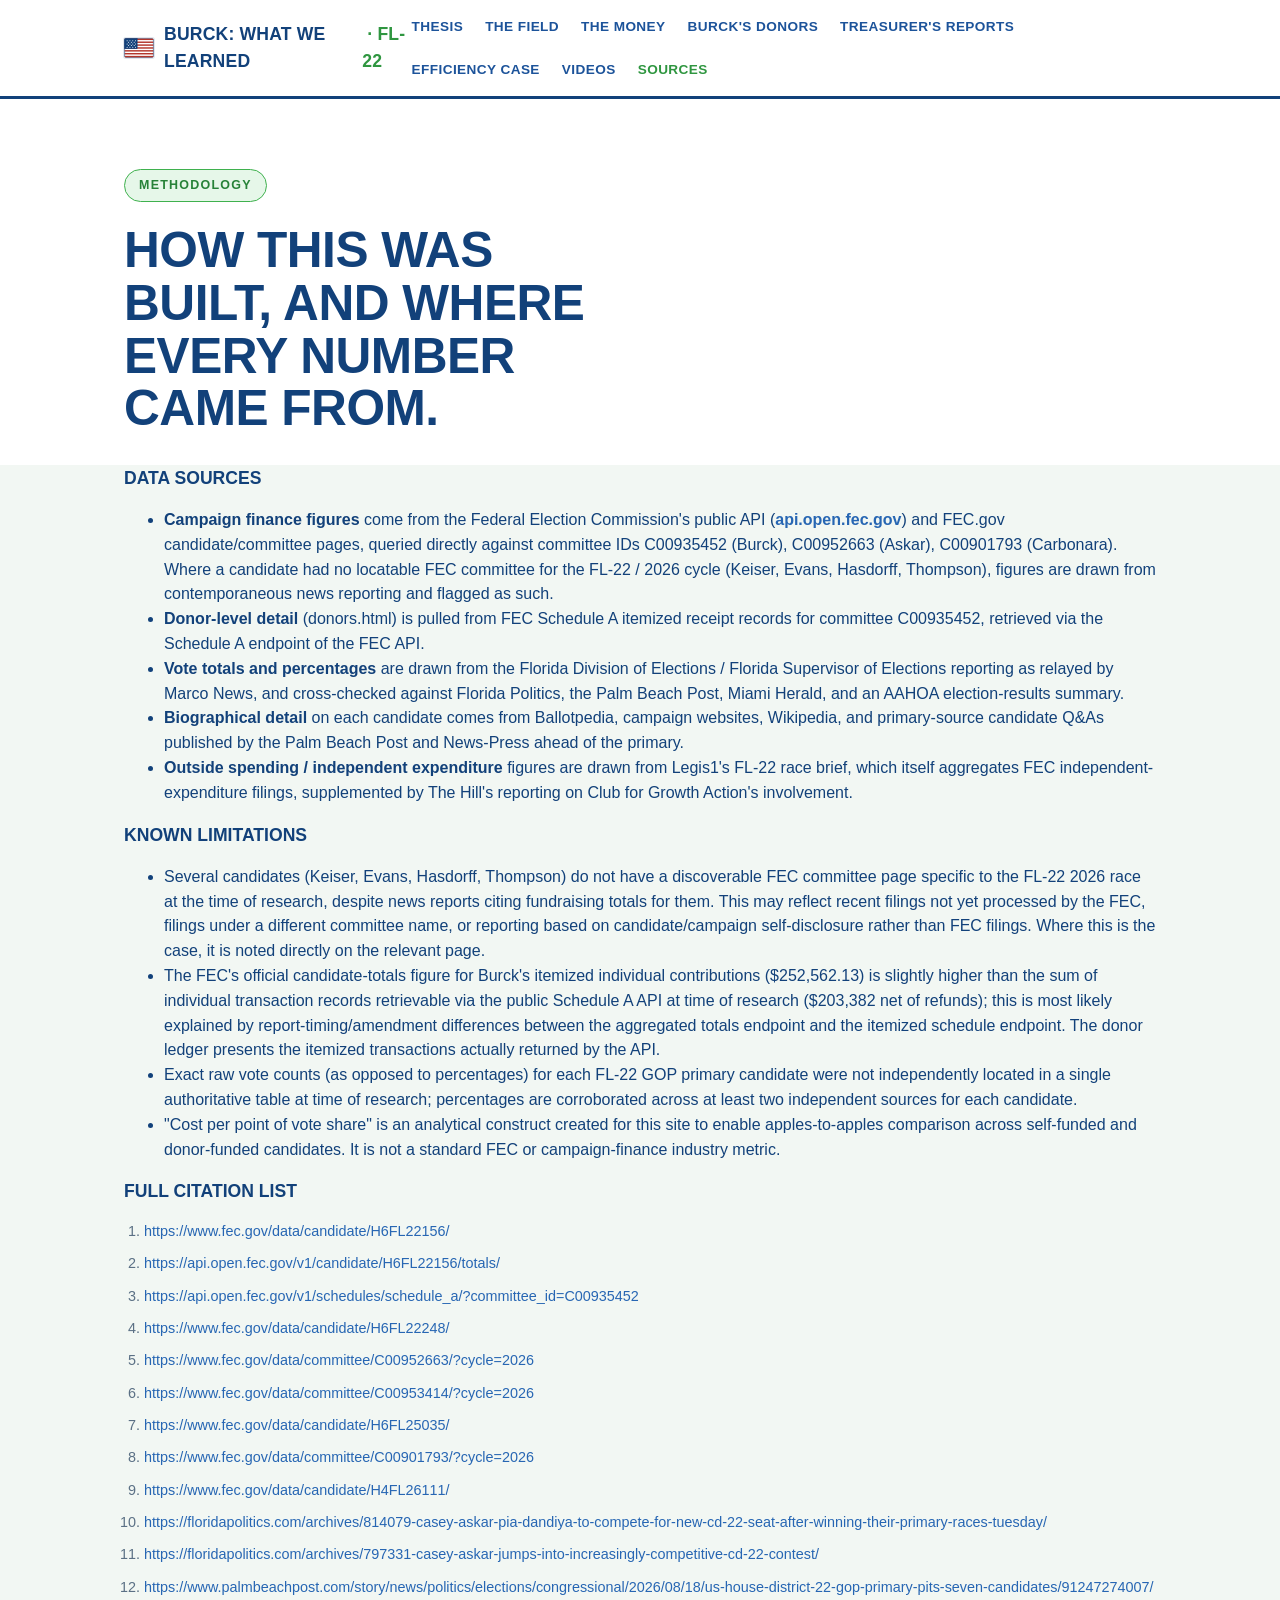
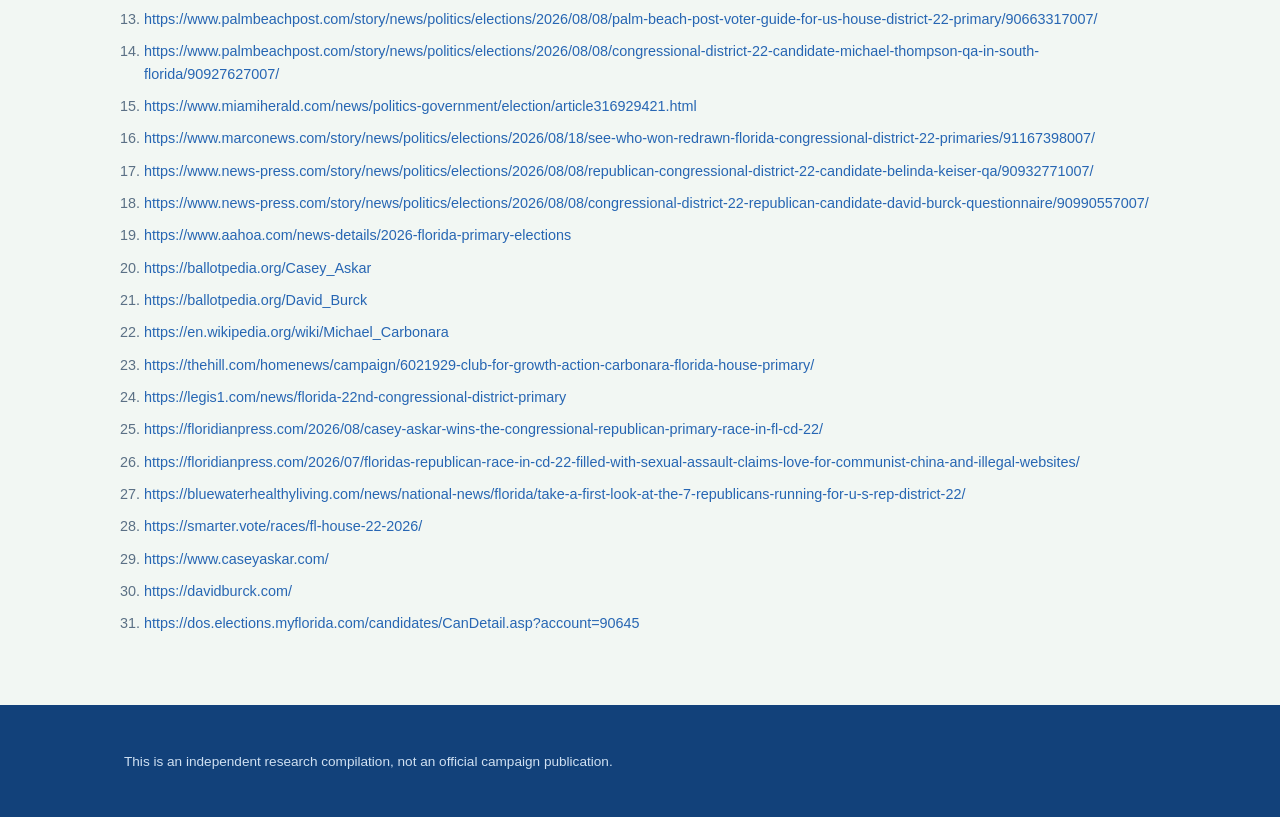
<file: sources.html>
<!DOCTYPE html>
<html lang="en">
<head>
<meta charset="UTF-8">
<meta name="viewport" content="width=device-width, initial-scale=1.0">
<title>Sources &amp; Methodology</title>
<meta property="og:title" content="Sources & Methodology — Burck: What We Learned">
<meta property="og:image" content="https://aeventures.github.io/burck-what-we-learned/assets/og.png">
<link rel="stylesheet" href="css/style.css">
</head>
<body>
<header class="site">
  <div class="wrap">
    <div class="brand brand-row">
      <svg class="icon-flag-svg"><use href="assets/icons.svg#icon-flag"/></svg>
      BURCK: WHAT WE LEARNED <span>&nbsp;· FL-22</span>
    </div>
    <nav class="main">
      <a href="index.html">Thesis</a>
      <a href="opponents.html">The Field</a>
      <a href="money.html">The Money</a>
      <a href="donors.html">Burck's Donors</a>
      <a href="treasurer-reports.html">Treasurer's Reports</a>
      <a href="efficiency.html">Efficiency Case</a>
      <a href="videos.html">Videos</a>
      <a href="sources.html" class="active">Sources</a>
    </nav>
  </div>
</header>

<section class="hero" style="padding-bottom:10px;">
  <div class="wrap">
    <span class="eyebrow">Methodology</span>
    <h1>How this was built, and where every number came from.</h1>
  </div>
</section>

<section style="padding-top:0;">
  <div class="wrap">
    <h3>Data sources</h3>
    <ul>
      <li><strong>Campaign finance figures</strong> come from the Federal Election Commission's public API
        (<a href="https://api.open.fec.gov/v1/" target="_blank" rel="noopener">api.open.fec.gov</a>) and
        FEC.gov candidate/committee pages, queried directly against committee IDs C00935452 (Burck),
        C00952663 (Askar), C00901793 (Carbonara). Where a candidate had no locatable FEC committee for the
        FL-22 / 2026 cycle (Keiser, Evans, Hasdorff, Thompson), figures are drawn from contemporaneous news
        reporting and flagged as such.</li>
      <li><strong>Donor-level detail</strong> (donors.html) is pulled from FEC Schedule A itemized receipt
        records for committee C00935452, retrieved via the Schedule A endpoint of the FEC API.</li>
      <li><strong>Vote totals and percentages</strong> are drawn from the Florida Division of Elections /
        Florida Supervisor of Elections reporting as relayed by Marco News, and cross-checked against
        Florida Politics, the Palm Beach Post, Miami Herald, and an AAHOA election-results summary.</li>
      <li><strong>Biographical detail</strong> on each candidate comes from Ballotpedia, campaign websites,
        Wikipedia, and primary-source candidate Q&amp;As published by the Palm Beach Post and News-Press
        ahead of the primary.</li>
      <li><strong>Outside spending / independent expenditure</strong> figures are drawn from Legis1's FL-22
        race brief, which itself aggregates FEC independent-expenditure filings, supplemented by The Hill's
        reporting on Club for Growth Action's involvement.</li>
    </ul>

    <h3>Known limitations</h3>
    <ul>
      <li>Several candidates (Keiser, Evans, Hasdorff, Thompson) do not have a discoverable FEC committee
        page specific to the FL-22 2026 race at the time of research, despite news reports citing
        fundraising totals for them. This may reflect recent filings not yet processed by the FEC, filings
        under a different committee name, or reporting based on candidate/campaign self-disclosure rather
        than FEC filings. Where this is the case, it is noted directly on the relevant page.</li>
      <li>The FEC's official candidate-totals figure for Burck's itemized individual contributions
        ($252,562.13) is slightly higher than the sum of individual transaction records retrievable via the
        public Schedule A API at time of research ($203,382 net of refunds); this is most likely explained
        by report-timing/amendment differences between the aggregated totals endpoint and the itemized
        schedule endpoint. The donor ledger presents the itemized transactions actually returned by the API.</li>
      <li>Exact raw vote counts (as opposed to percentages) for each FL-22 GOP primary candidate were not
        independently located in a single authoritative table at time of research; percentages are
        corroborated across at least two independent sources for each candidate.</li>
      <li>"Cost per point of vote share" is an analytical construct created for this site to enable
        apples-to-apples comparison across self-funded and donor-funded candidates. It is not a standard
        FEC or campaign-finance industry metric.</li>
    </ul>

    <h3>Full citation list</h3>
    <ol class="cite" id="cite-list"></ol>
  </div>
</section>

<footer class="site">
  <div class="wrap">
    <p>This is an independent research compilation, not an official campaign publication.</p>
  </div>
</footer>

<script>
const CITES = [
  "https://www.fec.gov/data/candidate/H6FL22156/",
  "https://api.open.fec.gov/v1/candidate/H6FL22156/totals/",
  "https://api.open.fec.gov/v1/schedules/schedule_a/?committee_id=C00935452",
  "https://www.fec.gov/data/candidate/H6FL22248/",
  "https://www.fec.gov/data/committee/C00952663/?cycle=2026",
  "https://www.fec.gov/data/committee/C00953414/?cycle=2026",
  "https://www.fec.gov/data/candidate/H6FL25035/",
  "https://www.fec.gov/data/committee/C00901793/?cycle=2026",
  "https://www.fec.gov/data/candidate/H4FL26111/",
  "https://floridapolitics.com/archives/814079-casey-askar-pia-dandiya-to-compete-for-new-cd-22-seat-after-winning-their-primary-races-tuesday/",
  "https://floridapolitics.com/archives/797331-casey-askar-jumps-into-increasingly-competitive-cd-22-contest/",
  "https://www.palmbeachpost.com/story/news/politics/elections/congressional/2026/08/18/us-house-district-22-gop-primary-pits-seven-candidates/91247274007/",
  "https://www.palmbeachpost.com/story/news/politics/elections/2026/08/08/palm-beach-post-voter-guide-for-us-house-district-22-primary/90663317007/",
  "https://www.palmbeachpost.com/story/news/politics/elections/2026/08/08/congressional-district-22-candidate-michael-thompson-qa-in-south-florida/90927627007/",
  "https://www.miamiherald.com/news/politics-government/election/article316929421.html",
  "https://www.marconews.com/story/news/politics/elections/2026/08/18/see-who-won-redrawn-florida-congressional-district-22-primaries/91167398007/",
  "https://www.news-press.com/story/news/politics/elections/2026/08/08/republican-congressional-district-22-candidate-belinda-keiser-qa/90932771007/",
  "https://www.news-press.com/story/news/politics/elections/2026/08/08/congressional-district-22-republican-candidate-david-burck-questionnaire/90990557007/",
  "https://www.aahoa.com/news-details/2026-florida-primary-elections",
  "https://ballotpedia.org/Casey_Askar",
  "https://ballotpedia.org/David_Burck",
  "https://en.wikipedia.org/wiki/Michael_Carbonara",
  "https://thehill.com/homenews/campaign/6021929-club-for-growth-action-carbonara-florida-house-primary/",
  "https://legis1.com/news/florida-22nd-congressional-district-primary",
  "https://floridianpress.com/2026/08/casey-askar-wins-the-congressional-republican-primary-race-in-fl-cd-22/",
  "https://floridianpress.com/2026/07/floridas-republican-race-in-cd-22-filled-with-sexual-assault-claims-love-for-communist-china-and-illegal-websites/",
  "https://bluewaterhealthyliving.com/news/national-news/florida/take-a-first-look-at-the-7-republicans-running-for-u-s-rep-district-22/",
  "https://smarter.vote/races/fl-house-22-2026/",
  "https://www.caseyaskar.com/",
  "https://davidburck.com/",
  "https://dos.elections.myflorida.com/candidates/CanDetail.asp?account=90645",
];
document.getElementById("cite-list").innerHTML = CITES.map(c => `<li><a href="${c}" target="_blank" rel="noopener">${c}</a></li>`).join("");
</script>
</body>
</html>
</file>
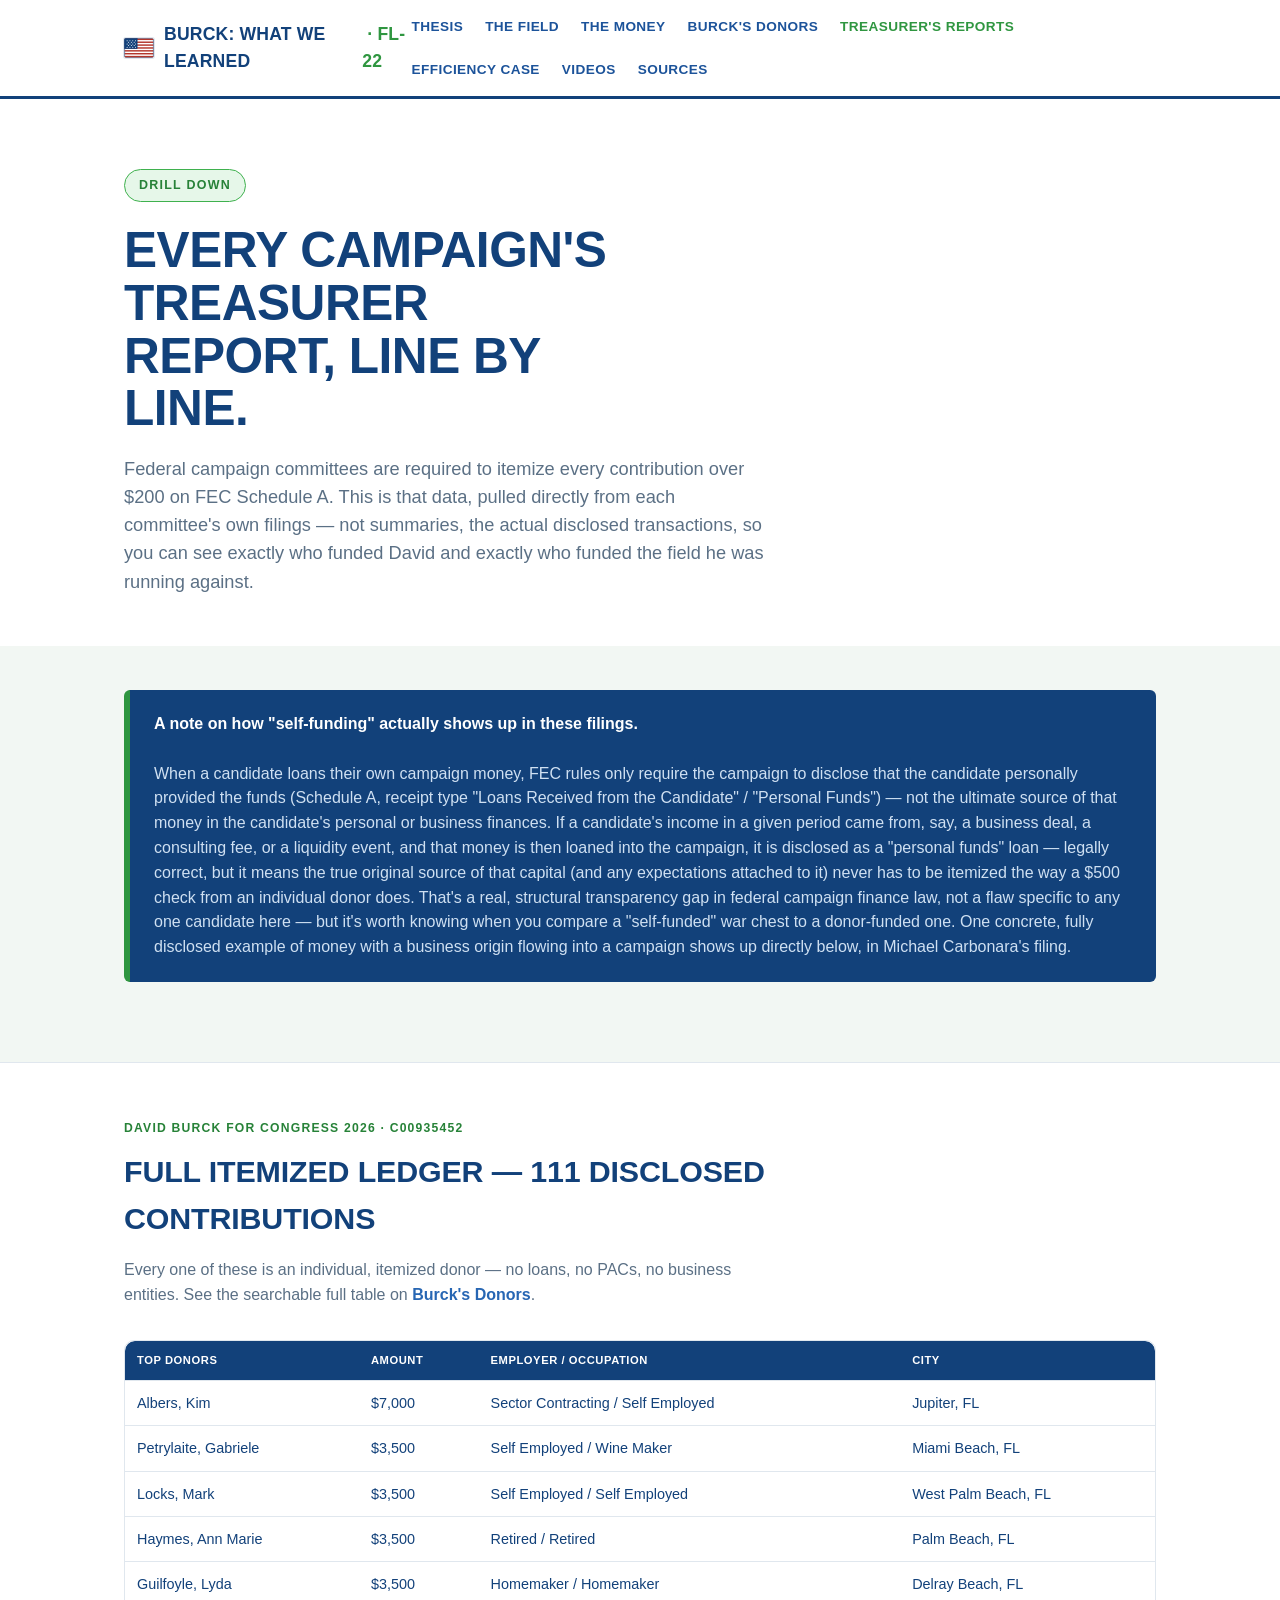
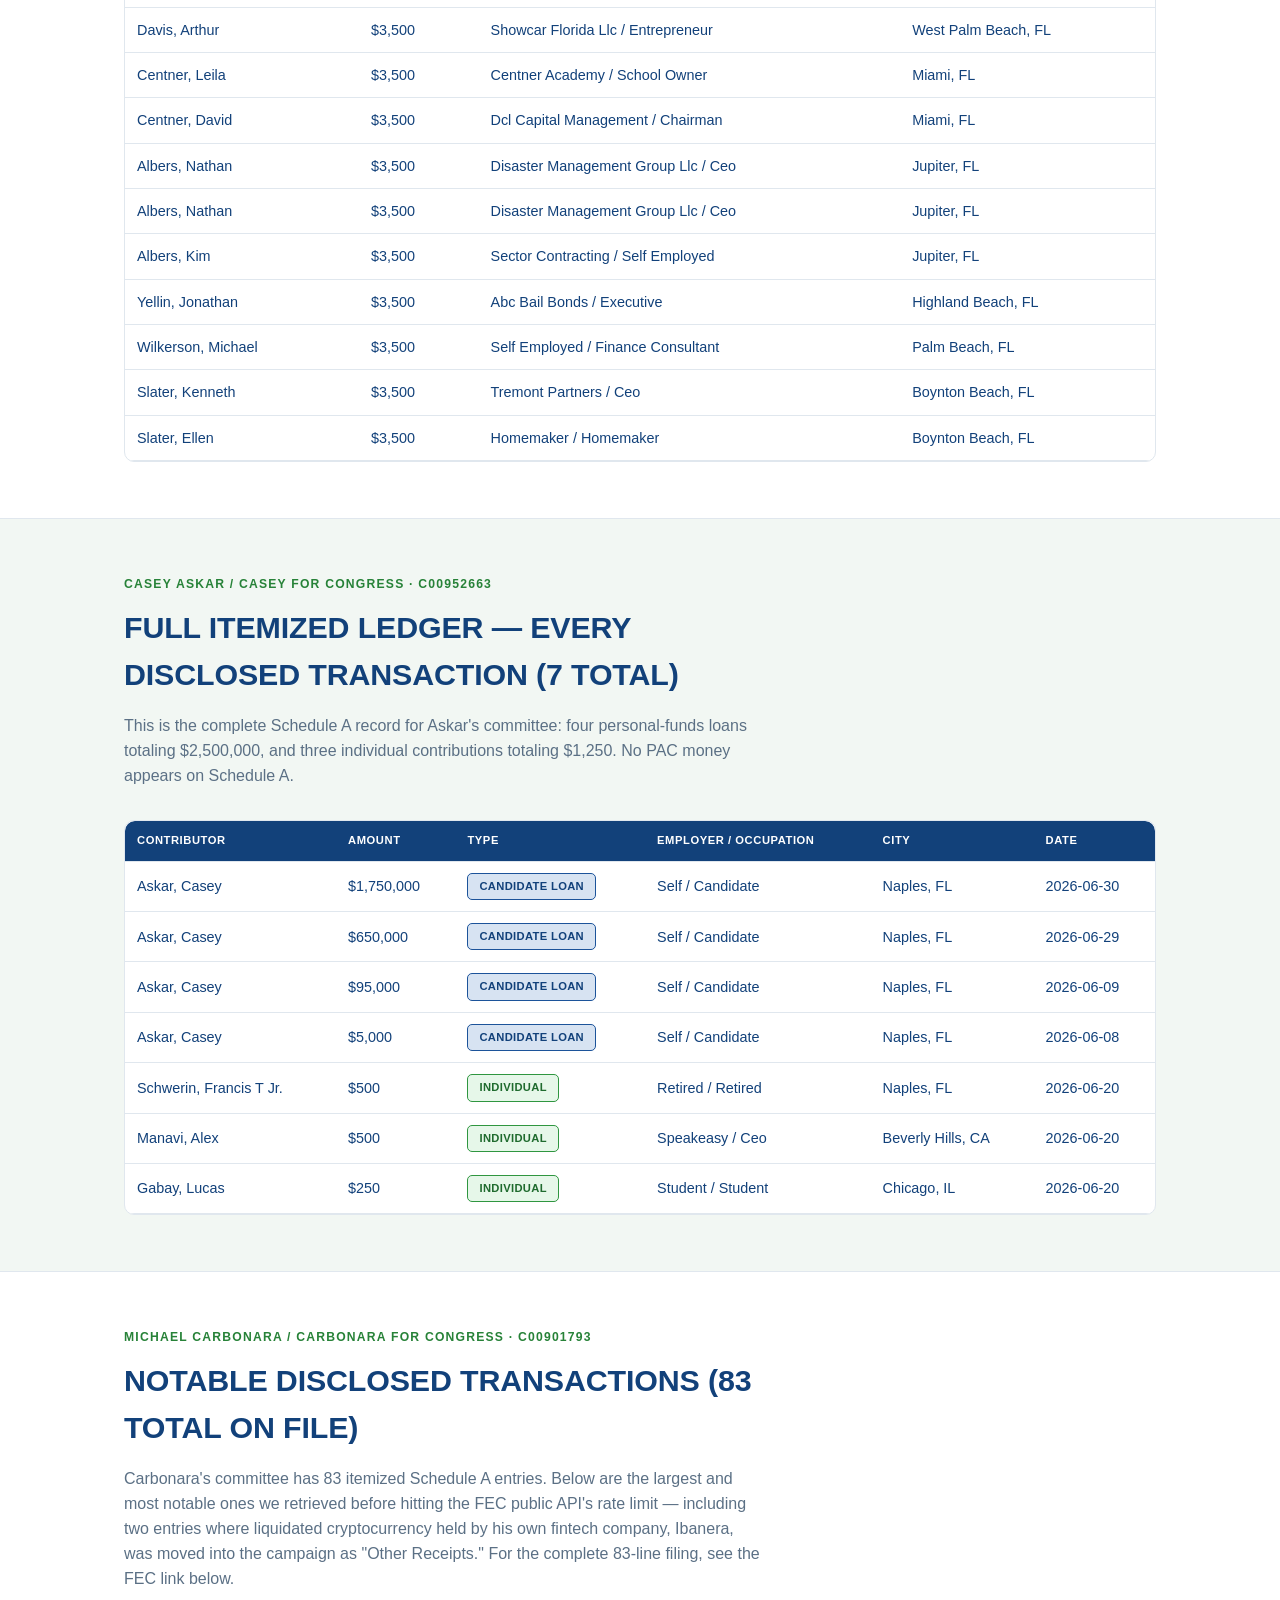
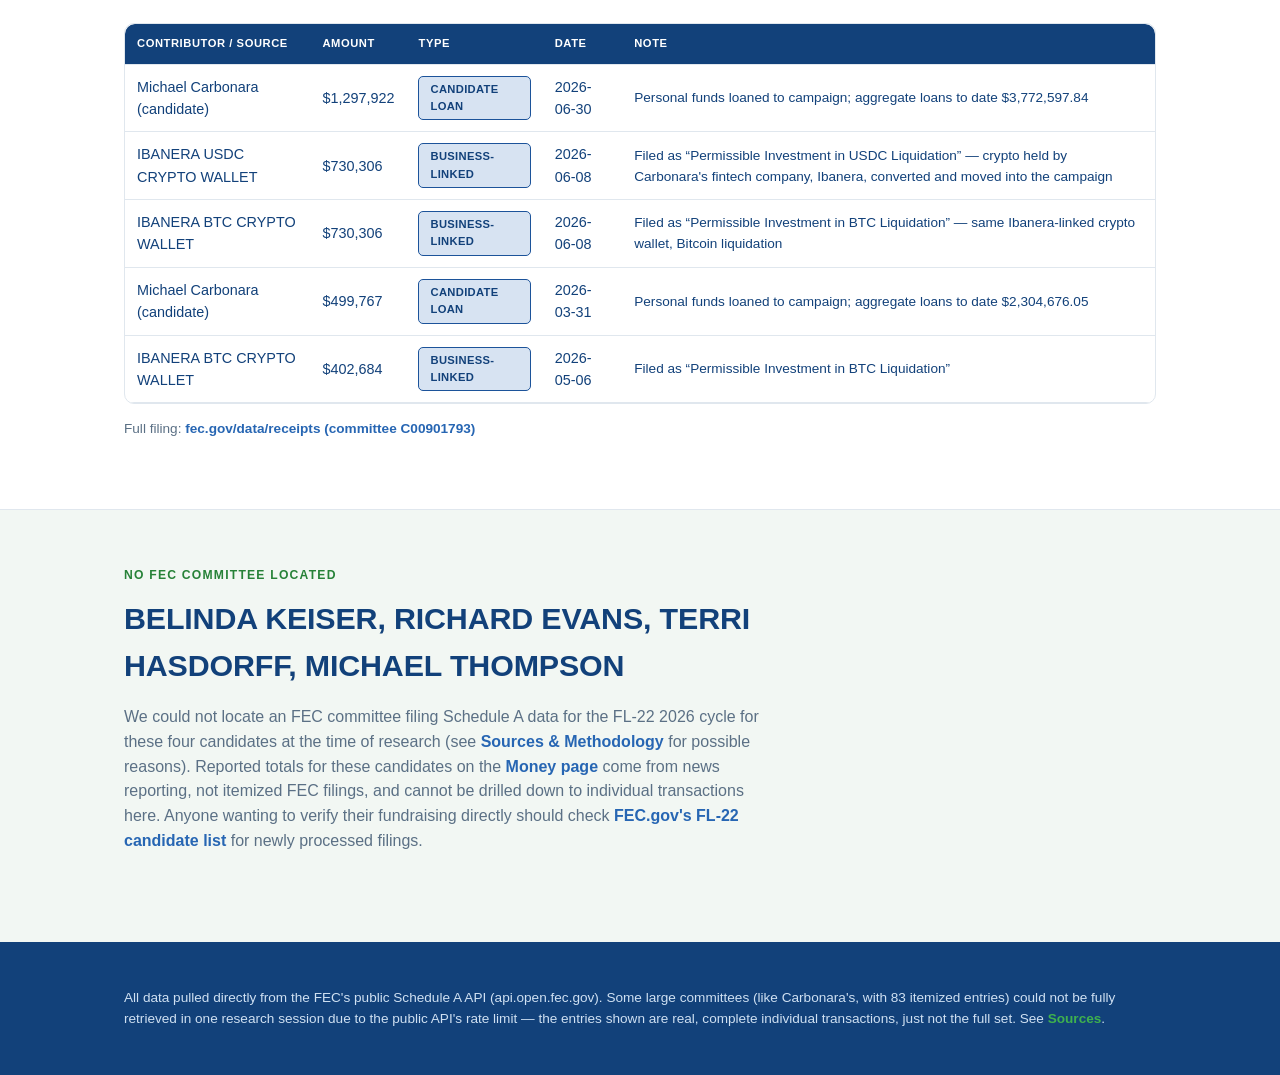
<file: treasurer-reports.html>
<!DOCTYPE html>
<html lang="en">
<head>
<meta charset="UTF-8">
<meta name="viewport" content="width=device-width, initial-scale=1.0">
<title>Treasurer's Reports — Every Committee, Line by Line</title>
<meta property="og:title" content="Treasurer's Reports — Every Committee, Line by Line">
<meta property="og:image" content="https://aeventures.github.io/burck-what-we-learned/assets/og.png">
<link rel="stylesheet" href="css/style.css">
</head>
<body>
<header class="site">
  <div class="wrap">
    <div class="brand brand-row">
      <svg class="icon-flag-svg"><use href="assets/icons.svg#icon-flag"/></svg>
      BURCK: WHAT WE LEARNED <span>&nbsp;· FL-22</span>
    </div>
    <nav class="main">
      <a href="index.html">Thesis</a>
      <a href="opponents.html">The Field</a>
      <a href="money.html">The Money</a>
      <a href="donors.html">Burck's Donors</a>
      <a href="treasurer-reports.html" class="active">Treasurer's Reports</a>
      <a href="efficiency.html">Efficiency Case</a>
      <a href="videos.html">Videos</a>
      <a href="sources.html">Sources</a>
    </nav>
  </div>
</header>

<section class="hero" style="padding-bottom:20px;">
  <div class="wrap">
    <span class="eyebrow">Drill Down</span>
    <h1>Every campaign's treasurer report, line by line.</h1>
    <p class="lede">Federal campaign committees are required to itemize every contribution over $200 on
    FEC Schedule A. This is that data, pulled directly from each committee's own filings — not summaries,
    the actual disclosed transactions, so you can see exactly who funded David and exactly who funded the
    field he was running against.</p>
  </div>
</section>

<section style="padding-top:20px;">
  <div class="wrap">
    <div class="callout">
      <strong>A note on how "self-funding" actually shows up in these filings.</strong><br><br>
      When a candidate loans their own campaign money, FEC rules only require the campaign to disclose
      that the candidate personally provided the funds (Schedule A, receipt type "Loans Received from the
      Candidate" / "Personal Funds") — not the ultimate source of that money in the candidate's personal
      or business finances. If a candidate's income in a given period came from, say, a business deal,
      a consulting fee, or a liquidity event, and that money is then loaned into the campaign, it is
      disclosed as a "personal funds" loan — legally correct, but it means the true original source of
      that capital (and any expectations attached to it) never has to be itemized the way a $500 check
      from an individual donor does. That's a real, structural transparency gap in federal campaign
      finance law, not a flaw specific to any one candidate here — but it's worth knowing when you compare
      a "self-funded" war chest to a donor-funded one. One concrete, fully disclosed example of money with
      a business origin flowing into a campaign shows up directly below, in Michael Carbonara's filing.
    </div>
  </div>
</section>

<section>
  <div class="wrap">
    <div class="section-head">
      <span class="kicker">David Burck for Congress 2026 · C00935452</span>
      <h2>Full itemized ledger — 111 disclosed contributions</h2>
      <p class="dim">Every one of these is an individual, itemized donor — no loans, no PACs, no business
      entities. See the searchable full table on <a href="donors.html">Burck's Donors</a>.</p>
    </div>
    <div class="table-wrap">
      <table class="data">
        <thead><tr><th>Top Donors</th><th>Amount</th><th>Employer / Occupation</th><th>City</th></tr></thead>
        <tbody id="burck-top"></tbody>
      </table>
    </div>
  </div>
</section>

<section>
  <div class="wrap">
    <div class="section-head">
      <span class="kicker">Casey Askar / Casey for Congress · C00952663</span>
      <h2>Full itemized ledger — every disclosed transaction (7 total)</h2>
      <p class="dim">This is the complete Schedule A record for Askar's committee: four personal-funds
      loans totaling $2,500,000, and three individual contributions totaling $1,250. No PAC money appears
      on Schedule A.</p>
    </div>
    <div class="table-wrap">
      <table class="data">
        <thead><tr><th>Contributor</th><th>Amount</th><th>Type</th><th>Employer / Occupation</th><th>City</th><th>Date</th></tr></thead>
        <tbody id="askar-table"></tbody>
      </table>
    </div>
  </div>
</section>

<section>
  <div class="wrap">
    <div class="section-head">
      <span class="kicker">Michael Carbonara / Carbonara for Congress · C00901793</span>
      <h2>Notable disclosed transactions (83 total on file)</h2>
      <p class="dim">Carbonara's committee has 83 itemized Schedule A entries. Below are the largest and
      most notable ones we retrieved before hitting the FEC public API's rate limit — including two
      entries where liquidated cryptocurrency held by his own fintech company, Ibanera, was moved into the
      campaign as "Other Receipts." For the complete 83-line filing, see the FEC link below.</p>
    </div>
    <div class="table-wrap">
      <table class="data">
        <thead><tr><th>Contributor / Source</th><th>Amount</th><th>Type</th><th>Date</th><th>Note</th></tr></thead>
        <tbody id="carbonara-table"></tbody>
      </table>
    </div>
    <p class="dim" style="margin-top:14px; font-size:0.85rem;">Full filing: <a href="https://www.fec.gov/data/receipts/?committee_id=C00901793&two_year_transaction_period=2026" target="_blank" rel="noopener">fec.gov/data/receipts (committee C00901793)</a></p>
  </div>
</section>

<section>
  <div class="wrap">
    <div class="section-head">
      <span class="kicker">No FEC committee located</span>
      <h2>Belinda Keiser, Richard Evans, Terri Hasdorff, Michael Thompson</h2>
      <p class="dim">We could not locate an FEC committee filing Schedule A data for the FL-22 2026 cycle
      for these four candidates at the time of research (see <a href="sources.html">Sources &amp;
      Methodology</a> for possible reasons). Reported totals for these candidates on the
      <a href="money.html">Money page</a> come from news reporting, not itemized FEC filings, and cannot
      be drilled down to individual transactions here. Anyone wanting to verify their fundraising directly
      should check <a href="https://www.fec.gov/data/candidates/house/?q=&state=FL&district=22&cycle=2026" target="_blank" rel="noopener">FEC.gov's FL-22 candidate list</a> for newly processed filings.</p>
    </div>
  </div>
</section>

<footer class="site">
  <div class="wrap">
    <p>All data pulled directly from the FEC's public Schedule A API (api.open.fec.gov). Some large
    committees (like Carbonara's, with 83 itemized entries) could not be fully retrieved in one research
    session due to the public API's rate limit — the entries shown are real, complete individual
    transactions, just not the full set. See <a href="sources.html">Sources</a>.</p>
  </div>
</footer>

<script>
function money(n) { return "$" + Number(n).toLocaleString("en-US", { maximumFractionDigits: 0 }); }
function toTitle(nameStr) {
  return nameStr.split(" ").map(w => w.length ? w[0] + w.slice(1).toLowerCase() : w).join(" ").replace(/,\s*$/, "");
}

fetch("data/donors.json").then(r => r.json()).then(data => {
  const top = data.sort((a,b) => b.amount - a.amount).slice(0, 15);
  document.getElementById("burck-top").innerHTML = top.map(d => `
    <tr><td>${toTitle(d.name)}</td><td>${money(d.amount)}</td><td>${d.employer || "—"} / ${d.occupation || "—"}</td><td>${d.city || ""}, ${d.state || ""}</td></tr>
  `).join("");
});

fetch("data/askar_donors.json").then(r => r.json()).then(data => {
  document.getElementById("askar-table").innerHTML = data.map(d => `
    <tr>
      <td>${toTitle(d.name)}</td>
      <td>${money(d.amount)}</td>
      <td>${d.type === "PERSONAL FUNDS" ? '<span class="pill self">Candidate Loan</span>' : '<span class="pill zero">Individual</span>'}</td>
      <td>${d.employer} / ${d.occupation}</td>
      <td>${d.city}, ${d.state}</td>
      <td>${d.date}</td>
    </tr>
  `).join("");
});

const CARBONARA_NOTABLE = [
  { name: "Michael Carbonara (candidate)", amount: 1297921.79, type: "Candidate Loan", date: "2026-06-30", note: "Personal funds loaned to campaign; aggregate loans to date $3,772,597.84" },
  { name: "IBANERA USDC CRYPTO WALLET", amount: 730306.13, type: "Other Receipts", date: "2026-06-08", note: "Filed as \u201cPermissible Investment in USDC Liquidation\u201d \u2014 crypto held by Carbonara's fintech company, Ibanera, converted and moved into the campaign" },
  { name: "IBANERA BTC CRYPTO WALLET", amount: 730306.13, type: "Other Receipts", date: "2026-06-08", note: "Filed as \u201cPermissible Investment in BTC Liquidation\u201d \u2014 same Ibanera-linked crypto wallet, Bitcoin liquidation" },
  { name: "Michael Carbonara (candidate)", amount: 499767.38, type: "Candidate Loan", date: "2026-03-31", note: "Personal funds loaned to campaign; aggregate loans to date $2,304,676.05" },
  { name: "IBANERA BTC CRYPTO WALLET", amount: 402683.90, type: "Other Receipts", date: "2026-05-06", note: "Filed as \u201cPermissible Investment in BTC Liquidation\u201d" },
];
document.getElementById("carbonara-table").innerHTML = CARBONARA_NOTABLE.map(d => `
  <tr>
    <td>${d.name}</td>
    <td>${money(d.amount)}</td>
    <td>${d.type === "Candidate Loan" ? '<span class="pill self">Candidate Loan</span>' : '<span class="pill self">Business-Linked</span>'}</td>
    <td>${d.date}</td>
    <td style="font-size:0.85rem;">${d.note}</td>
  </tr>
`).join("");
</script>
</body>
</html>
</file>
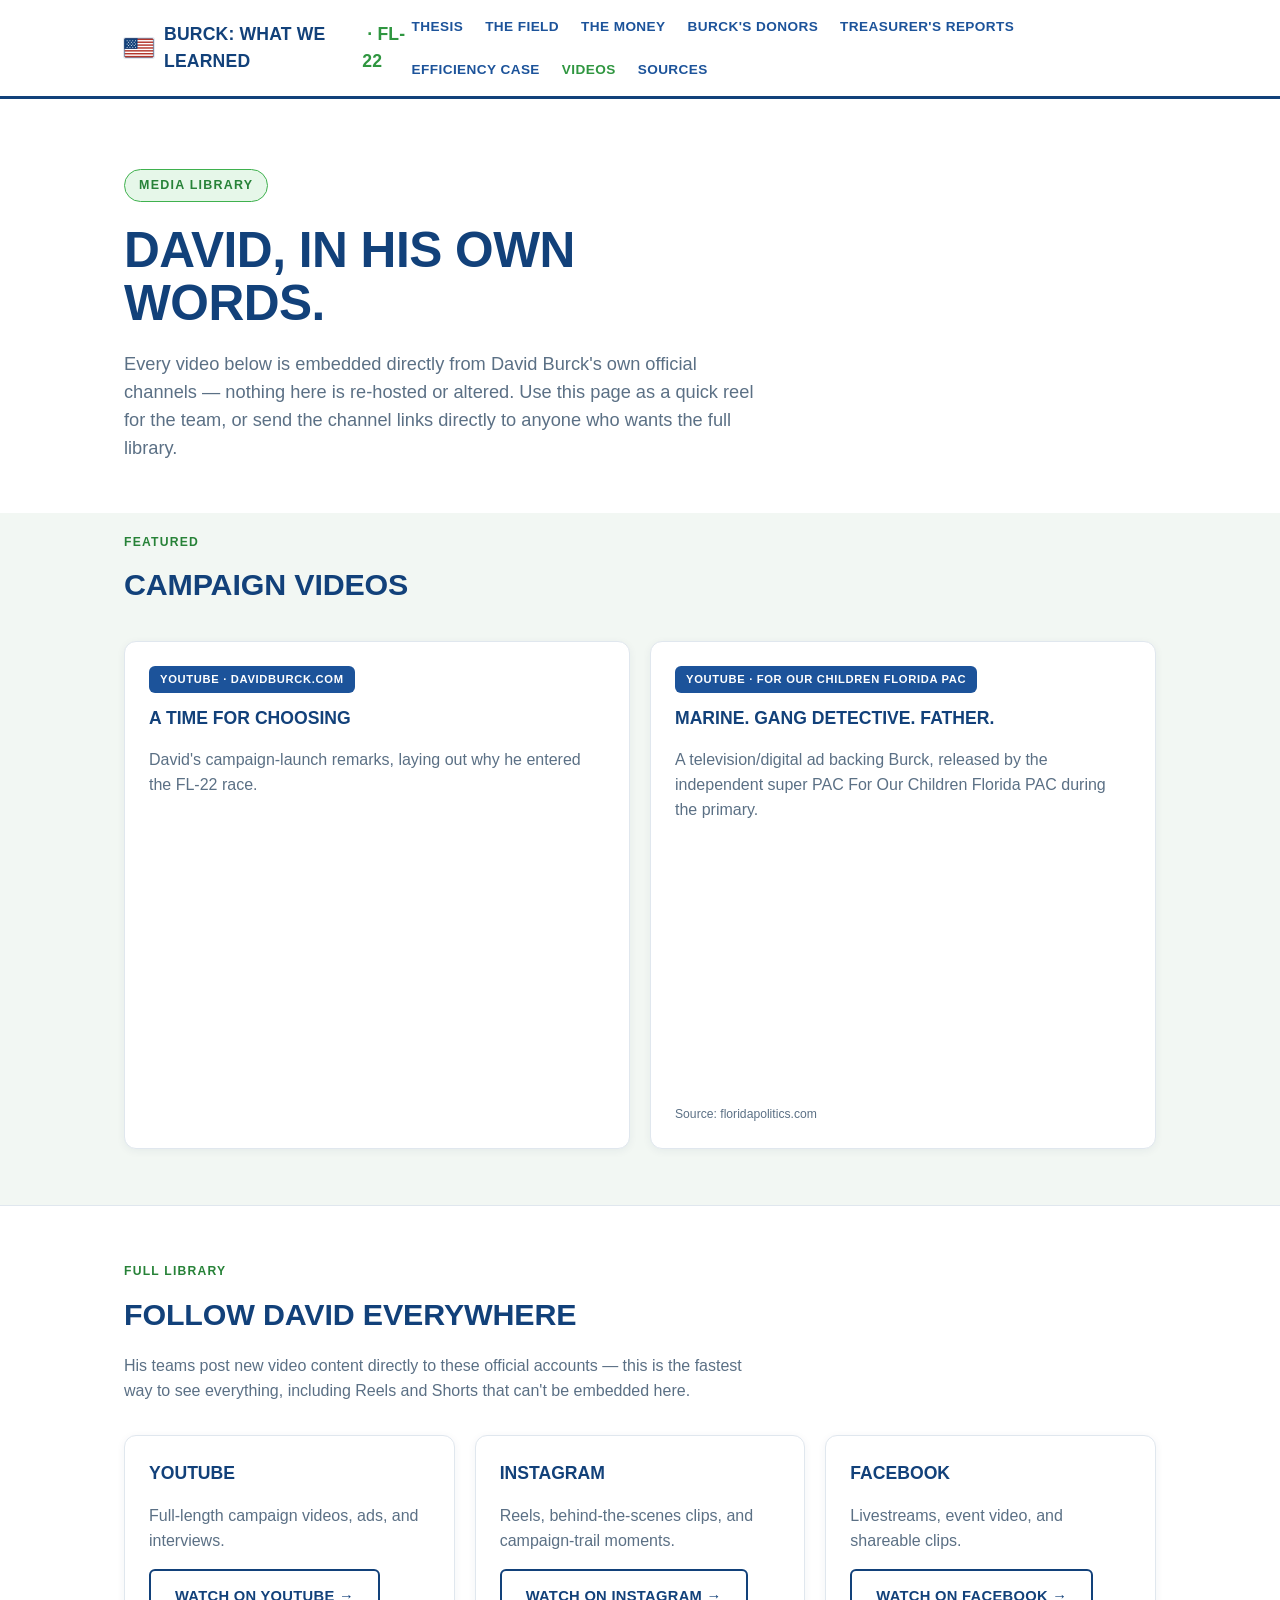
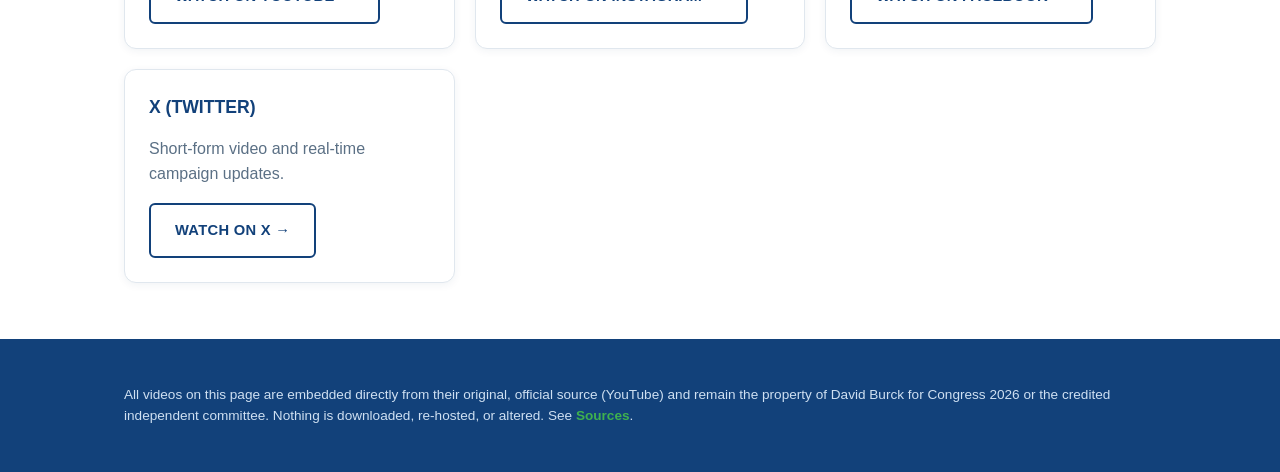
<file: videos.html>
<!DOCTYPE html>
<html lang="en">
<head>
<meta charset="UTF-8">
<meta name="viewport" content="width=device-width, initial-scale=1.0">
<title>David Burck on Video — Campaign &amp; Media Library</title>
<meta property="og:title" content="David Burck on Video — Campaign & Media Library">
<meta property="og:image" content="https://aeventures.github.io/burck-what-we-learned/assets/og.png">
<link rel="stylesheet" href="css/style.css">
</head>
<body>
<header class="site">
  <div class="wrap">
    <div class="brand brand-row">
      <svg class="icon-flag-svg"><use href="assets/icons.svg#icon-flag"/></svg>
      BURCK: WHAT WE LEARNED <span>&nbsp;· FL-22</span>
    </div>
    <nav class="main">
      <a href="index.html">Thesis</a>
      <a href="opponents.html">The Field</a>
      <a href="money.html">The Money</a>
      <a href="donors.html">Burck's Donors</a>
      <a href="treasurer-reports.html">Treasurer's Reports</a>
      <a href="efficiency.html">Efficiency Case</a>
      <a href="videos.html" class="active">Videos</a>
      <a href="sources.html">Sources</a>
    </nav>
  </div>
</header>

<section class="hero" style="padding-bottom:20px;">
  <div class="wrap">
    <span class="eyebrow">Media Library</span>
    <h1>David, in his own words.</h1>
    <p class="lede">Every video below is embedded directly from David Burck's own official channels —
    nothing here is re-hosted or altered. Use this page as a quick reel for the team, or send the
    channel links directly to anyone who wants the full library.</p>
  </div>
</section>

<section style="padding-top:20px;">
  <div class="wrap">
    <div class="section-head">
      <span class="kicker">Featured</span>
      <h2>Campaign videos</h2>
    </div>
    <div class="card-grid">
      <div class="opp-card">
        <span class="rank muted">YouTube · davidburck.com</span>
        <h3>A Time For Choosing</h3>
        <p class="dim" style="margin-bottom:14px;">David's campaign-launch remarks, laying out why he
        entered the FL-22 race.</p>
        <div style="position:relative; padding-top:56.25%; border-radius:8px; overflow:hidden;">
          <iframe src="https://www.youtube.com/embed/iN0hthLmha4" title="A Time For Choosing — David Burck" style="position:absolute; top:0; left:0; width:100%; height:100%; border:0;" loading="lazy" allow="accelerometer; autoplay; clipboard-write; encrypted-media; gyroscope; picture-in-picture; web-share" allowfullscreen></iframe>
        </div>
      </div>
      <div class="opp-card">
        <span class="rank muted">YouTube · For Our Children Florida PAC</span>
        <h3>Marine. Gang Detective. Father.</h3>
        <p class="dim" style="margin-bottom:14px;">A television/digital ad backing Burck, released by
        the independent super PAC For Our Children Florida PAC during the primary.</p>
        <div style="position:relative; padding-top:56.25%; border-radius:8px; overflow:hidden;">
          <iframe src="https://www.youtube.com/embed/M0uQvU6du9k" title="Marine. Gang Detective. Father. — David Burck ad" style="position:absolute; top:0; left:0; width:100%; height:100%; border:0;" loading="lazy" allow="accelerometer; autoplay; clipboard-write; encrypted-media; gyroscope; picture-in-picture; web-share" allowfullscreen></iframe>
        </div>
        <div class="sources" style="margin-top:12px;">Source: <a href="https://floridapolitics.com/archives/809662-for-our-children-florida-pac-backs-david-burck-with-new-ad-in-cd-22-republican-primary/" target="_blank" rel="noopener">floridapolitics.com</a></div>
      </div>
    </div>
  </div>
</section>

<section>
  <div class="wrap">
    <div class="section-head">
      <span class="kicker">Full library</span>
      <h2>Follow David everywhere</h2>
      <p class="dim">His teams post new video content directly to these official accounts — this is the
      fastest way to see everything, including Reels and Shorts that can't be embedded here.</p>
    </div>
    <div class="card-grid">
      <div class="opp-card">
        <h3>YouTube</h3>
        <p class="dim">Full-length campaign videos, ads, and interviews.</p>
        <a class="btn ghost" href="https://www.youtube.com/@BurckForFL" target="_blank" rel="noopener">Watch on YouTube →</a>
      </div>
      <div class="opp-card">
        <h3>Instagram</h3>
        <p class="dim">Reels, behind-the-scenes clips, and campaign-trail moments.</p>
        <a class="btn ghost" href="https://www.instagram.com/BurckforFL" target="_blank" rel="noopener">Watch on Instagram →</a>
      </div>
      <div class="opp-card">
        <h3>Facebook</h3>
        <p class="dim">Livestreams, event video, and shareable clips.</p>
        <a class="btn ghost" href="https://www.facebook.com/BurckForFL" target="_blank" rel="noopener">Watch on Facebook →</a>
      </div>
      <div class="opp-card">
        <h3>X (Twitter)</h3>
        <p class="dim">Short-form video and real-time campaign updates.</p>
        <a class="btn ghost" href="https://www.x.com/BurckForFL" target="_blank" rel="noopener">Watch on X →</a>
      </div>
    </div>
  </div>
</section>

<footer class="site">
  <div class="wrap">
    <p>All videos on this page are embedded directly from their original, official source (YouTube) and
    remain the property of David Burck for Congress 2026 or the credited independent committee. Nothing
    is downloaded, re-hosted, or altered. See <a href="sources.html">Sources</a>.</p>
  </div>
</footer>
</body>
</html>
</file>
<file: css/style.css>
:root {
  /* Campaign infographic palette: deep navy, kelly green, crisp white */
  --white: #ffffff;
  --cloud: #f2f7f3;
  --navy-950: #0a3161;
  --navy-900: #12417a;
  --navy-800: #1c539a;
  --navy-700: #2766b3;
  --navy-line: #d7e3f2;
  --green-900: #1f6b2e;
  --green-800: #278238;
  --green-700: #2f9640;
  --green-600: #3fb14e;
  --green-light: #e6f7e9;
  --ink: #12417a;
  --muted: #5b7085;
  --card: #ffffff;
  --border: #e0e7ee;
  --sans: "Helvetica Neue", Arial, "Segoe UI", sans-serif;
  --head: "Arial Black", "Helvetica Neue", Arial, sans-serif;
}

* { box-sizing: border-box; }

html { scroll-behavior: smooth; }

body {
  margin: 0;
  background: var(--white);
  color: var(--ink);
  font-family: var(--sans);
  line-height: 1.55;
  -webkit-font-smoothing: antialiased;
}

a { color: var(--navy-700); text-decoration: none; font-weight: 600; }
a:hover { text-decoration: underline; }

.wrap {
  max-width: 1080px;
  margin: 0 auto;
  padding: 0 24px;
}

/* Nav */
header.site {
  position: sticky;
  top: 0;
  z-index: 50;
  background: var(--white);
  border-bottom: 3px solid var(--navy-900);
}
header.site .wrap {
  display: flex;
  align-items: center;
  justify-content: space-between;
  padding-top: 16px;
  padding-bottom: 16px;
}
.brand {
  font-family: var(--head);
  font-weight: 900;
  font-size: 1.1rem;
  color: var(--navy-900);
  letter-spacing: 0.01em;
  text-transform: uppercase;
}
.brand span { color: var(--green-700); }
nav.main { display: flex; gap: 22px; flex-wrap: wrap; }
nav.main a {
  color: var(--navy-800);
  font-size: 0.85rem;
  font-weight: 800;
  text-transform: uppercase;
  letter-spacing: 0.03em;
}
nav.main a:hover, nav.main a.active { color: var(--green-700); text-decoration: none; }

/* Hero */
.hero {
  padding: 70px 0 50px;
  border-bottom: none;
}
.eyebrow {
  display: inline-block;
  color: var(--green-800);
  font-weight: 800;
  letter-spacing: 0.1em;
  text-transform: uppercase;
  font-size: 0.78rem;
  background: var(--green-light);
  border: 1px solid var(--green-600);
  padding: 6px 14px;
  border-radius: 999px;
  margin-bottom: 22px;
}
h1 {
  font-family: var(--head);
  font-weight: 900;
  text-transform: uppercase;
  font-size: clamp(2rem, 4.6vw, 3.1rem);
  line-height: 1.06;
  margin: 0 0 20px;
  max-width: 18ch;
  color: var(--navy-900);
  letter-spacing: -0.01em;
}
h1 .accent { color: var(--green-700); }
.lede {
  font-size: 1.14rem;
  color: var(--muted);
  max-width: 64ch;
  margin: 0 0 30px;
}
.cta-row { display: flex; gap: 14px; flex-wrap: wrap; }
.btn {
  display: inline-block;
  padding: 14px 24px;
  border-radius: 6px;
  font-weight: 800;
  font-size: 0.92rem;
  letter-spacing: 0.02em;
  text-transform: uppercase;
}
.btn.gold { background: var(--green-700); color: var(--white); }
.btn.gold:hover { text-decoration: none; background: var(--green-800); }
.btn.ghost { border: 2px solid var(--navy-900); color: var(--navy-900); }
.btn.ghost:hover { text-decoration: none; background: var(--navy-900); color: var(--white); }

/* Sections */
section { padding: 56px 0; border-bottom: 1px solid var(--border); }
section:nth-of-type(even) { background: var(--cloud); }
section:last-of-type { border-bottom: none; }
.section-head { max-width: 72ch; margin-bottom: 32px; }
.section-head .kicker {
  color: var(--green-800);
  font-weight: 800;
  text-transform: uppercase;
  letter-spacing: 0.1em;
  font-size: 0.76rem;
  display: block;
  margin-bottom: 10px;
}
h2 {
  font-family: var(--head);
  font-weight: 900;
  text-transform: uppercase;
  font-size: clamp(1.4rem, 3vw, 1.9rem);
  margin: 0 0 12px;
  color: var(--navy-900);
  letter-spacing: -0.005em;
}
h3 { font-family: var(--head); font-weight: 900; font-size: 1.1rem; margin: 0 0 8px; color: var(--navy-900); text-transform: uppercase; }
p.dim { color: var(--muted); }

/* Stat grid */
.stat-grid { display: grid; grid-template-columns: repeat(auto-fit, minmax(200px, 1fr)); gap: 16px; }
.stat-card {
  background: var(--white);
  border: 1px solid var(--border);
  border-top: 4px solid var(--green-700);
  border-radius: 10px;
  padding: 22px 20px;
  box-shadow: 0 2px 8px rgba(13,43,82,0.06);
}
.stat-card .num { font-family: var(--head); font-weight: 900; font-size: 2.1rem; color: var(--navy-900); line-height: 1; margin-bottom: 8px; }
.stat-card .label { color: var(--muted); font-size: 0.85rem; font-weight: 600; }
.stat-card .sub { color: var(--muted); font-size: 0.76rem; margin-top: 8px; }

/* Cards / opponents */
.card-grid { display: grid; grid-template-columns: repeat(auto-fit, minmax(300px, 1fr)); gap: 20px; }
.opp-card {
  background: var(--white);
  border: 1px solid var(--border);
  border-radius: 12px;
  padding: 24px;
  box-shadow: 0 2px 8px rgba(13,43,82,0.06);
}
.opp-card.winner { border: 2px solid var(--navy-900); box-shadow: 0 4px 14px rgba(13,43,82,0.14); }
.opp-card .rank {
  display: inline-block;
  font-size: 0.7rem;
  font-weight: 800;
  letter-spacing: 0.06em;
  text-transform: uppercase;
  color: var(--white);
  background: var(--green-700);
  border-radius: 6px;
  padding: 5px 11px;
  margin-bottom: 12px;
}
.opp-card .rank.muted { background: var(--navy-800); color: var(--white); }
.opp-card .meta { color: var(--muted); font-size: 0.88rem; margin-bottom: 14px; }
.opp-card ul { margin: 10px 0 14px; padding-left: 18px; color: var(--ink); font-size: 0.94rem; }
.opp-card ul li { margin-bottom: 6px; }
.opp-card .money-line { display: flex; justify-content: space-between; font-size: 0.9rem; border-top: 1px dashed var(--border); padding-top: 10px; margin-top: 10px; color: var(--muted); }
.opp-card .money-line b { color: var(--navy-900); }
.opp-card .vote-bar-track { background: var(--navy-line); border-radius: 999px; height: 10px; overflow: hidden; margin: 10px 0; }
.opp-card .vote-bar-fill { background: var(--green-700); height: 100%; }
.opp-card .sources { margin-top: 14px; font-size: 0.76rem; color: var(--muted); }
.opp-card .sources a { color: var(--muted); font-weight: 400; }

/* Bar chart (CSS) */
.barchart { display: flex; flex-direction: column; gap: 14px; }
.bar-row { display: grid; grid-template-columns: 160px 1fr 110px; align-items: center; gap: 14px; }
.bar-row .name { font-weight: 800; font-size: 0.9rem; color: var(--navy-900); }
.bar-row .name.you { color: var(--green-800); }
.bar-track { background: var(--navy-line); border-radius: 4px; height: 24px; overflow: hidden; }
.bar-fill { height: 100%; background: var(--navy-700); border-radius: 4px 0 0 4px; }
.bar-fill.you { background: var(--green-700); }
.bar-fill.win { background: var(--navy-900); }
.bar-row .val { text-align: right; font-variant-numeric: tabular-nums; color: var(--navy-900); font-weight: 700; font-size: 0.9rem; }

/* Table */
table.data { width: 100%; border-collapse: collapse; font-size: 0.9rem; }
table.data th, table.data td { text-align: left; padding: 11px 12px; border-bottom: 1px solid var(--border); }
table.data th { background: var(--navy-900); color: var(--white); text-transform: uppercase; font-size: 0.7rem; letter-spacing: 0.05em; }
table.data td { color: var(--ink); }
table.data tr:hover td { background: var(--green-light); }
.table-wrap { overflow-x: auto; border: 1px solid var(--border); border-radius: 10px; background: var(--white); }
.table-wrap table.data { min-width: 620px; }
.table-wrap table.data th:first-child { border-top-left-radius: 10px; }
.table-wrap table.data th:last-child { border-top-right-radius: 10px; }
input.search {
  width: 100%;
  max-width: 360px;
  padding: 12px 14px;
  border-radius: 6px;
  border: 2px solid var(--navy-line);
  background: var(--white);
  color: var(--ink);
  font-size: 0.95rem;
  margin-bottom: 16px;
}
input.search:focus { outline: none; border-color: var(--green-700); }
input.search::placeholder { color: var(--muted); }

.pill {
  display: inline-block;
  padding: 4px 11px;
  border-radius: 5px;
  font-size: 0.7rem;
  font-weight: 800;
  text-transform: uppercase;
  letter-spacing: 0.03em;
}
.pill.zero { background: var(--green-light); color: var(--green-900); border: 1px solid var(--green-700); }
.pill.self { background: var(--navy-line); color: var(--navy-900); border: 1px solid var(--navy-800); }

.callout {
  background: var(--navy-900);
  border-left: 6px solid var(--green-700);
  border-radius: 6px;
  padding: 22px 24px;
  margin: 24px 0;
  color: #cfe0f2;
}
.callout strong { color: var(--white); }

footer.site {
  padding: 32px 0;
  color: #cfe0f2;
  font-size: 0.85rem;
  background: var(--navy-900);
}
footer.site a { color: var(--green-600); }

.two-col { display: grid; grid-template-columns: 1.1fr 0.9fr; gap: 40px; align-items: start; }
@media (max-width: 800px) {
  .two-col { grid-template-columns: 1fr; }
  .bar-row { grid-template-columns: 100px 1fr 80px; }
}

.badge-row { display: flex; gap: 8px; flex-wrap: wrap; margin-top: 10px; }

ol.cite { padding-left: 20px; color: var(--muted); font-size: 0.9rem; }
ol.cite li { margin-bottom: 10px; word-break: break-word; }
ol.cite a { font-weight: 400; }

/* Patriotic accents: flag, eagle, laurel */
:root { --laurel-gold: #c9a227; --laurel-gold-light: #e6c34d; }

.icon-flag-svg {
  width: 30px;
  height: 20px;
  vertical-align: middle;
  margin-right: 10px;
  border-radius: 2px;
  box-shadow: 0 0 0 1px var(--border);
  flex-shrink: 0;
}
.brand-row { display: flex; align-items: center; }

.eagle-watermark {
  position: absolute;
  top: -20px;
  right: -10px;
  width: 340px;
  height: 204px;
  color: var(--navy-900);
  opacity: 0.06;
  pointer-events: none;
  z-index: 0;
}
.hero { position: relative; overflow: hidden; }
.hero .wrap { position: relative; z-index: 1; }

.laurel-wrap {
  display: flex;
  align-items: center;
  justify-content: center;
  gap: 10px;
}
.laurel-wrap svg {
  width: 30px;
  height: 70px;
  color: var(--laurel-gold);
  flex-shrink: 0;
}
.laurel-wrap .laurel-center {
  text-align: center;
}
.laurel-wrap .laurel-center .num {
  font-family: var(--head);
  font-weight: 900;
  font-size: 2.6rem;
  color: var(--navy-900);
  line-height: 1;
}
.laurel-wrap .laurel-center .label {
  color: var(--muted);
  font-weight: 700;
  font-size: 0.85rem;
  text-transform: uppercase;
  letter-spacing: 0.05em;
  margin-top: 6px;
}
.laurel-small { display: inline-flex; align-items: center; gap: 4px; vertical-align: middle; }
.laurel-small svg { width: 16px; height: 36px; color: var(--laurel-gold); }
</file>
